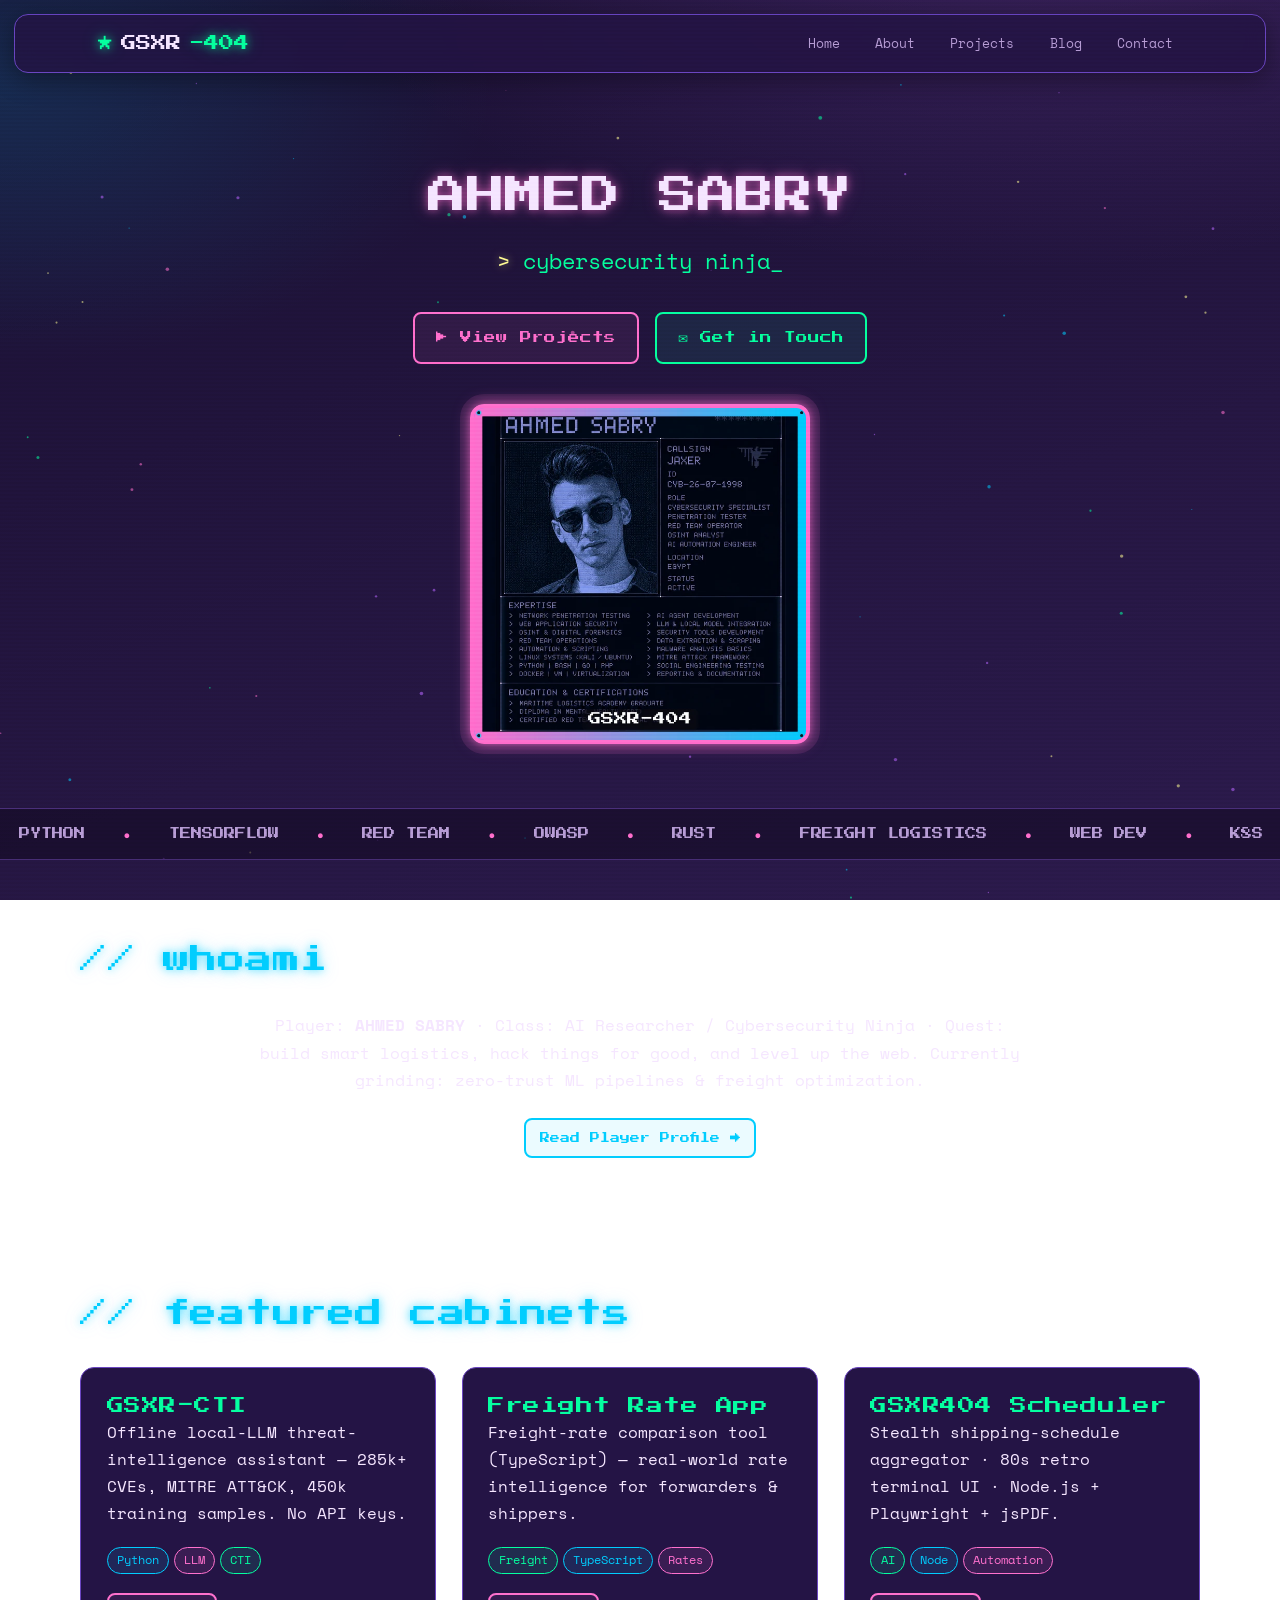
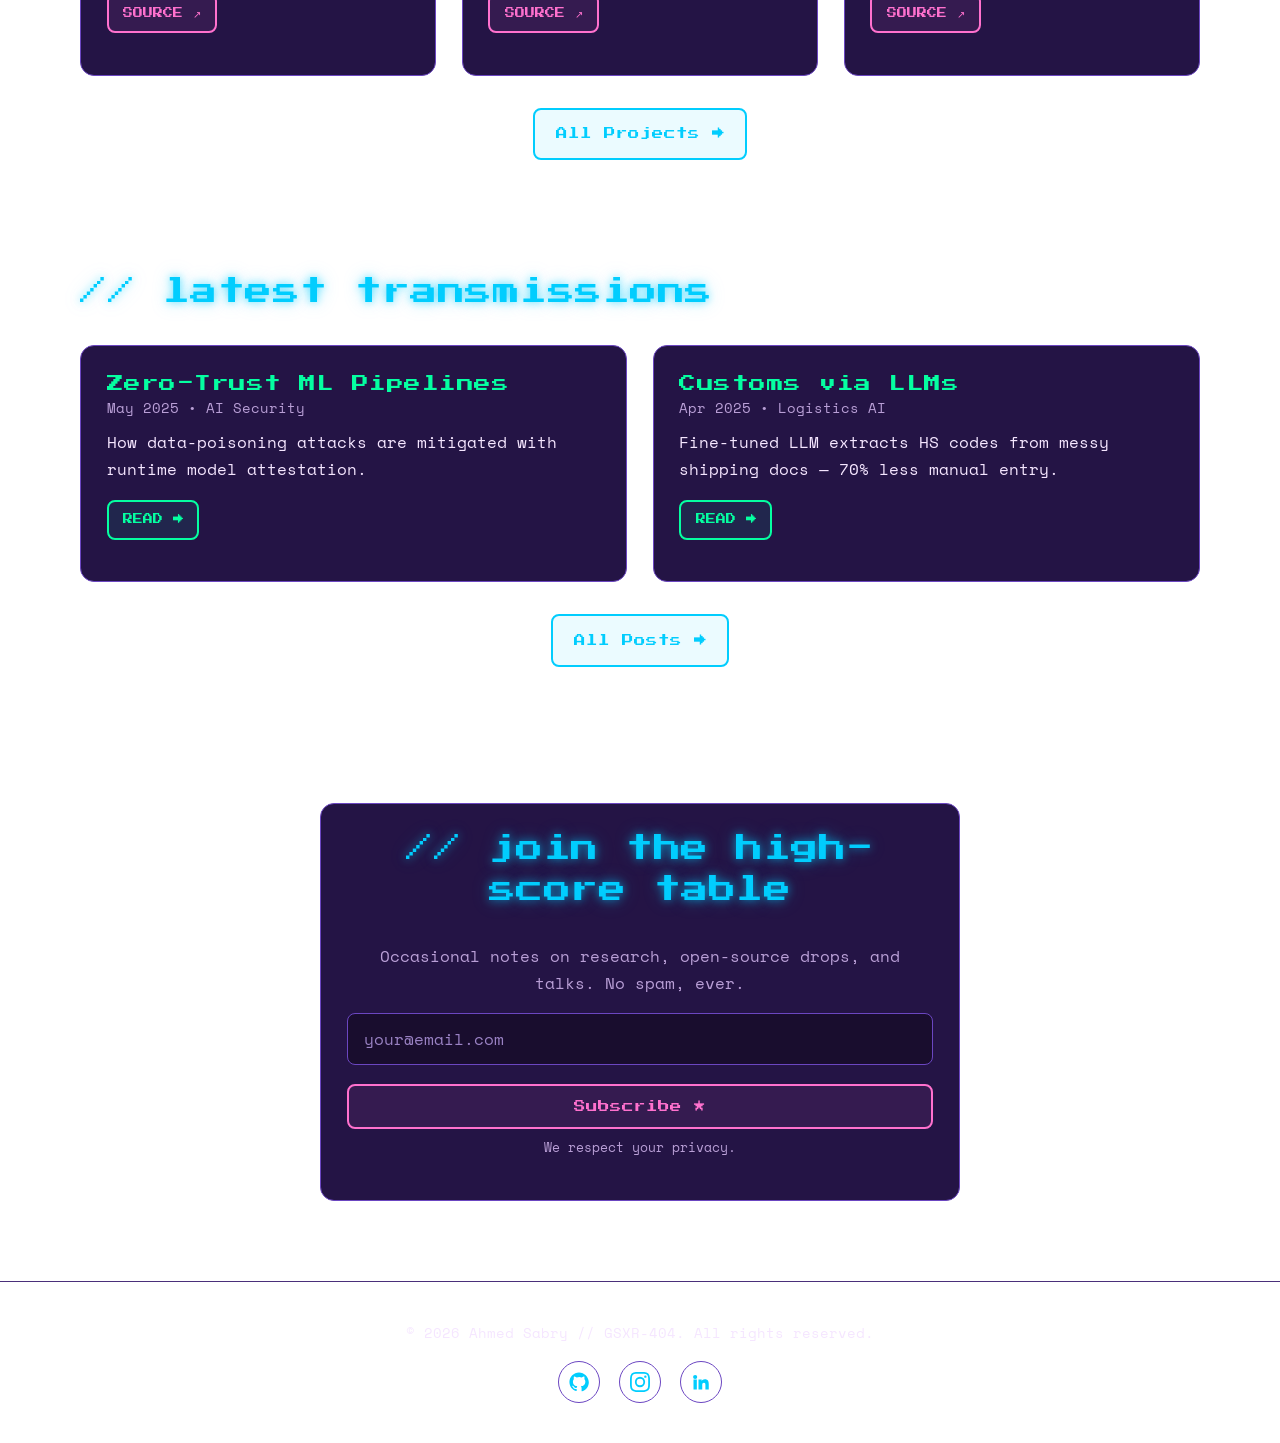
<file: index.html>
<!DOCTYPE html>
<html lang="en">
<head>
  <meta charset="UTF-8">
  <title>GSXR-404 // Ahmed Sabry — AI & Cybersecurity</title>
  <meta name="viewport" content="width=device-width, initial-scale=1">
  <meta name="description" content="Ahmed Sabry (GSXR-404): AI researcher, cybersecurity ninja, and freight-tech builder. Cute retro-hacker portfolio.">
  <meta property="og:title" content="GSXR-404 // Ahmed Sabry">
  <meta property="og:description" content="AI researcher, cybersecurity ninja, and freight-tech builder.">
  <meta property="og:type" content="website">
  <meta property="og:image" content="assets/img/og.png">
  <link rel="icon" type="image/svg+xml" href="assets/img/favicon.svg">
  <link href="https://fonts.googleapis.com/css2?family=Press+Start+2P&family=Space+Mono:wght@400;700&family=VT323&display=swap" rel="stylesheet">
  <link rel="stylesheet" href="css/style.css">
  <link rel="stylesheet" href="css/responsive.css">
</head>
<body>
  <canvas id="starfield"></canvas>

  <!-- FLOATING NAV -->
  <header class="site-header">
    <div class="container">
      <a href="index.html" class="logo"><span class="star">★</span>GSXR<span class="star">-404</span></a>
      <button class="nav-toggle" aria-label="Toggle menu" aria-expanded="false">MENU</button>
      <nav class="nav" aria-label="Primary">
        <a href="index.html">Home</a>
        <a href="about.html">About</a>
        <a href="projects.html">Projects</a>
        <a href="blog.html">Blog</a>
        <a href="contact.html">Contact</a>
      </nav>
    </div>
  </header>

  <div class="page-top"></div>

  <!-- HERO -->
  <section class="hero" id="home">
    <div class="container">
      <h1>AHMED SABRY</h1>
      <p class="tagline cursor-blink"><span class="accent">&gt;</span> <span id="typed">cybersecurity ninja</span></p>
      <div class="hero-actions">
        <a href="projects.html" class="btn btn-pink">▶ View Projects</a>
        <a href="contact.html" class="btn btn-mint">✉ Get in Touch</a>
      </div>
      <div class="avatar" aria-label="Ahmed Sabry — GSXR-404">
        <picture>
          <source srcset="assets/img/avatar-photo.webp" type="image/webp">
          <img src="assets/img/avatar-photo.png" alt="Ahmed Sabry (GSXR-404) — AI researcher &amp; cybersecurity ninja" width="640" height="640">
        </picture>
      </div>
    </div>
  </section>

  <!-- MARQUEE -->
  <div class="marquee" aria-hidden="true">
    <div class="marquee__track" id="marquee">
      <span>PYTHON</span><span class="dot">●</span><span>TENSORFLOW</span><span class="dot">●</span><span>RED TEAM</span><span class="dot">●</span><span>OWASP</span><span class="dot">●</span><span>RUST</span><span class="dot">●</span><span>FREIGHT LOGISTICS</span><span class="dot">●</span><span>WEB DEV</span><span class="dot">●</span><span>K8S</span><span class="dot">●</span><span>AI AGENTS</span><span class="dot">●</span>
    </div>
  </div>

  <!-- ABOUT SNIPPET -->
  <section class="section" id="about">
    <div class="container reveal">
      <h2>// whoami</h2>
      <p class="center" style="max-width:760px;margin:0 auto 1.5rem;">
        Player: <strong>AHMED SABRY</strong> · Class: AI Researcher / Cybersecurity Ninja ·
        Quest: build smart logistics, hack things for good, and level up the web.
        Currently grinding: zero-trust ML pipelines &amp; freight optimization.
      </p>
      <div class="center"><a href="about.html" class="btn btn-sm">Read Player Profile →</a></div>
    </div>
  </section>

  <!-- FEATURED PROJECTS -->
  <section class="section section-tight" id="projects">
    <div class="container reveal">
      <h2>// featured cabinets</h2>
      <div class="grid">
        <article class="card">
          <h3 class="glitch">GSXR-CTI</h3>
          <p>Offline local-LLM threat-intelligence assistant — 285k+ CVEs, MITRE ATT&amp;CK, 450k training samples. No API keys.</p>
          <div>
            <span class="tag">Python</span><span class="tag pink">LLM</span><span class="tag mint">CTI</span>
          </div>
          <p style="margin-top:1rem;"><a href="https://github.com/Sabriigsxr/GSXR-CTI" class="btn btn-sm btn-pink" target="_blank" rel="noopener">SOURCE ↗</a></p>
        </article>

        <article class="card">
          <h3 class="glitch">Freight Rate App</h3>
          <p>Freight-rate comparison tool (TypeScript) — real-world rate intelligence for forwarders &amp; shippers.</p>
          <div>
            <span class="tag mint">Freight</span><span class="tag">TypeScript</span><span class="tag pink">Rates</span>
          </div>
          <p style="margin-top:1rem;"><a href="https://github.com/Sabriigsxr/freight-rate-app" class="btn btn-sm btn-pink" target="_blank" rel="noopener">SOURCE ↗</a></p>
        </article>

        <article class="card">
          <h3 class="glitch">GSXR404 Scheduler</h3>
          <p>Stealth shipping-schedule aggregator · 80s retro terminal UI · Node.js + Playwright + jsPDF.</p>
          <div>
            <span class="tag mint">AI</span><span class="tag">Node</span><span class="tag pink">Automation</span>
          </div>
          <p style="margin-top:1rem;"><a href="https://github.com/Sabriigsxr/gsxr404-scheduler" class="btn btn-sm btn-pink" target="_blank" rel="noopener">SOURCE ↗</a></p>
        </article>
      </div>
      <div class="center" style="margin-top:2rem;"><a href="projects.html" class="btn">All Projects →</a></div>
    </div>
  </section>

  <!-- BLOG PREVIEW -->
  <section class="section section-tight" id="blog-preview">
    <div class="container reveal">
      <h2>// latest transmissions</h2>
      <div class="grid">
        <article class="card">
          <h3 class="glitch">Zero-Trust ML Pipelines</h3>
          <p class="muted" style="font-size:.85rem;margin-bottom:.6rem;">May 2025 • AI Security</p>
          <p>How data-poisoning attacks are mitigated with runtime model attestation.</p>
          <p><a href="blog.html" class="btn btn-sm btn-mint">READ →</a></p>
        </article>
        <article class="card">
          <h3 class="glitch">Customs via LLMs</h3>
          <p class="muted" style="font-size:.85rem;margin-bottom:.6rem;">Apr 2025 • Logistics AI</p>
          <p>Fine-tuned LLM extracts HS codes from messy shipping docs — 70% less manual entry.</p>
          <p><a href="blog.html" class="btn btn-sm btn-mint">READ →</a></p>
        </article>
      </div>
      <div class="center" style="margin-top:2rem;"><a href="blog.html" class="btn">All Posts →</a></div>
    </div>
  </section>

  <!-- NEWSLETTER -->
  <section class="section center" id="newsletter">
    <div class="container reveal card" style="max-width:640px;">
      <h2>// join the high-score table</h2>
      <p class="muted">Occasional notes on research, open-source drops, and talks. No spam, ever.</p>
      <form id="newsletter-form" action="https://formspree.io/f/YOUR_FORM_ID" method="POST">
        <div class="form-group">
          <label for="newsletter-email" class="sr-only" style="position:absolute;left:-9999px;">Email</label>
          <input type="email" name="email" id="newsletter-email" placeholder="your@email.com" required>
        </div>
        <button type="submit" class="btn btn-block btn-pink">Subscribe ★</button>
        <p class="form-note">We respect your privacy.</p>
      </form>
    </div>
  </section>

  <!-- FOOTER -->
  <footer class="site-footer">
    <div class="container">
      <p>&copy; <span id="year"></span> Ahmed Sabry // GSXR-404. All rights reserved.</p>
      <div class="social">
        <a href="https://github.com/sabriigsxr" target="_blank" rel="noopener" aria-label="GitHub">
          <svg viewBox="0 0 24 24" fill="currentColor" aria-hidden="true"><path d="M12 .5C5.7.5.5 5.7.5 12c0 5.1 3.3 9.4 7.9 10.9.6.1.8-.2.8-.5v-2c-3.2.7-3.9-1.4-3.9-1.4-.5-1.3-1.3-1.7-1.3-1.7-1.1-.7.1-.7.1-.7 1.2.1 1.8 1.2 1.8 1.2 1 1.8 2.7 1.3 3.4 1 .1-.8.4-1.3.7-1.6-2.6-.3-5.3-1.3-5.3-5.7 0-1.3.5-2.3 1.2-3.1-.1-.3-.5-1.5.1-3.1 0 0 1-.3 3.3 1.2a11.5 11.5 0 0 1 6 0C17.3 5 18.3 5.3 18.3 5.3c.6 1.6.2 2.8.1 3.1.8.8 1.2 1.8 1.2 3.1 0 4.4-2.7 5.4-5.3 5.7.4.4.8 1.1.8 2.2v3.3c0 .3.2.6.8.5 4.6-1.5 7.9-5.8 7.9-10.9C23.5 5.7 18.3.5 12 .5z"/></svg>
        </a>
        <a href="https://instagram.com/ahmedsabriigsxr1000" target="_blank" rel="noopener" aria-label="Instagram">
          <svg viewBox="0 0 24 24" fill="currentColor" aria-hidden="true"><path d="M12 2.163c3.204 0 3.584.012 4.85.07 3.252.148 4.771 1.691 4.919 4.919.058 1.265.069 1.645.069 4.849 0 3.205-.012 3.584-.069 4.849-.149 3.225-1.664 4.771-4.919 4.919-1.266.058-1.644.07-4.85.07-3.204 0-3.584-.012-4.849-.07-3.26-.149-4.771-1.699-4.919-4.92-.058-1.265-.07-1.644-.07-4.849 0-3.204.013-3.583.07-4.849.149-3.227 1.664-4.771 4.919-4.919 1.266-.057 1.645-.069 4.849-.069zM12 0C8.741 0 8.333.014 7.053.072 2.695.272.273 2.69.073 7.052.014 8.333 0 8.741 0 12c0 3.259.014 3.668.072 4.948.2 4.358 2.618 6.78 6.98 6.98C8.333 23.986 8.741 24 12 24c3.259 0 3.668-.014 4.948-.072 4.354-.2 6.782-2.618 6.979-6.98.059-1.28.073-1.689.073-4.948 0-3.259-.014-3.667-.072-4.947-.196-4.354-2.617-6.78-6.979-6.98C15.668.014 15.259 0 12 0zm0 5.838a6.162 6.162 0 100 12.324 6.162 6.162 0 000-12.324zM12 16a4 4 0 110-8 4 4 0 010 8zm6.406-11.845a1.44 1.44 0 100 2.881 1.44 1.44 0 000-2.881z"/></svg>
        </a>
        <a href="https://linkedin.com/in/sabriigsxr" target="_blank" rel="noopener" aria-label="LinkedIn">
          <svg viewBox="0 0 24 24" fill="currentColor" aria-hidden="true"><path d="M4.98 3.5a2.5 2.5 0 1 1 0 5 2.5 2.5 0 0 1 0-5zM3 9h4v12H3V9zm6 0h3.8v1.7h.1c.5-1 1.8-2 3.7-2 4 0 4.7 2.6 4.7 6V21h-4v-5.3c0-1.3 0-2.9-1.8-2.9s-2 1.4-2 2.8V21H9V9z"/></svg>
        </a>
      </div>
    </div>
  </footer>

  <script src="js/main.js"></script>
  <script src="js/form.js"></script>
</body>
</html>
</file>
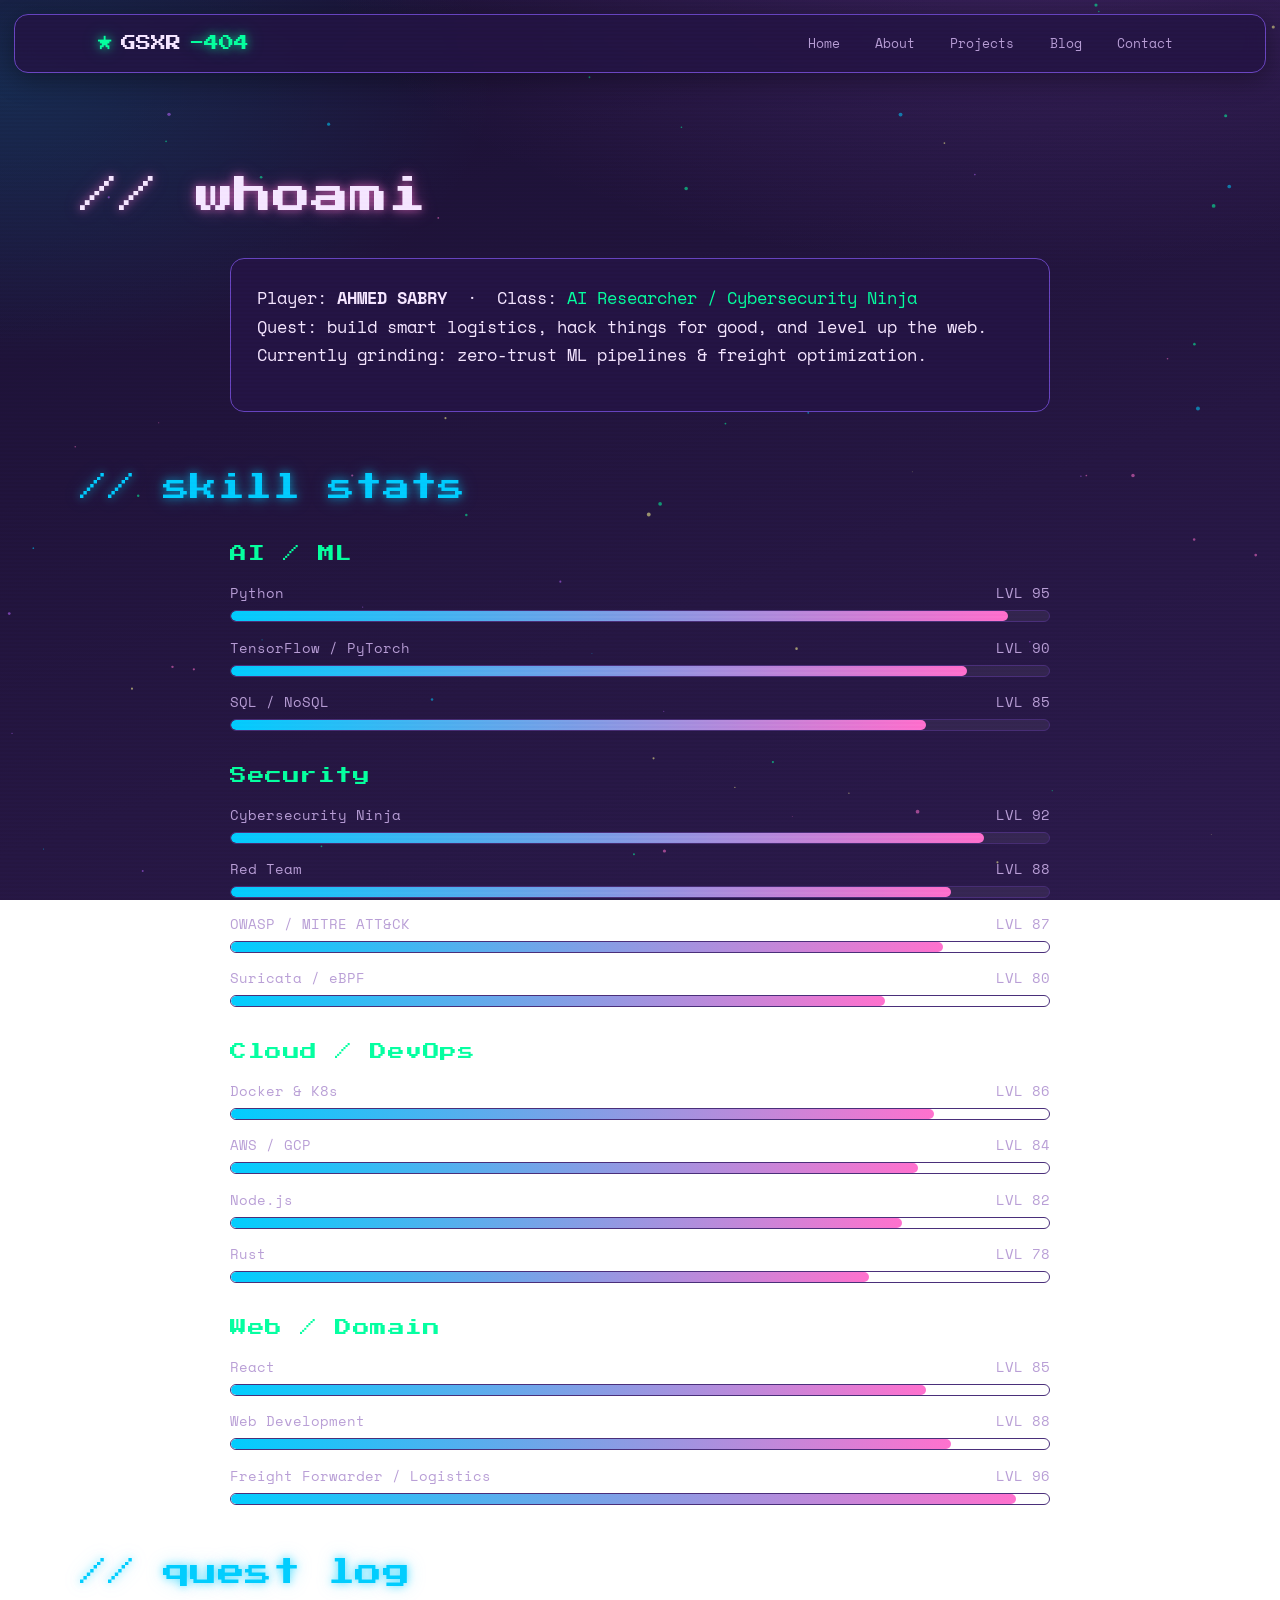
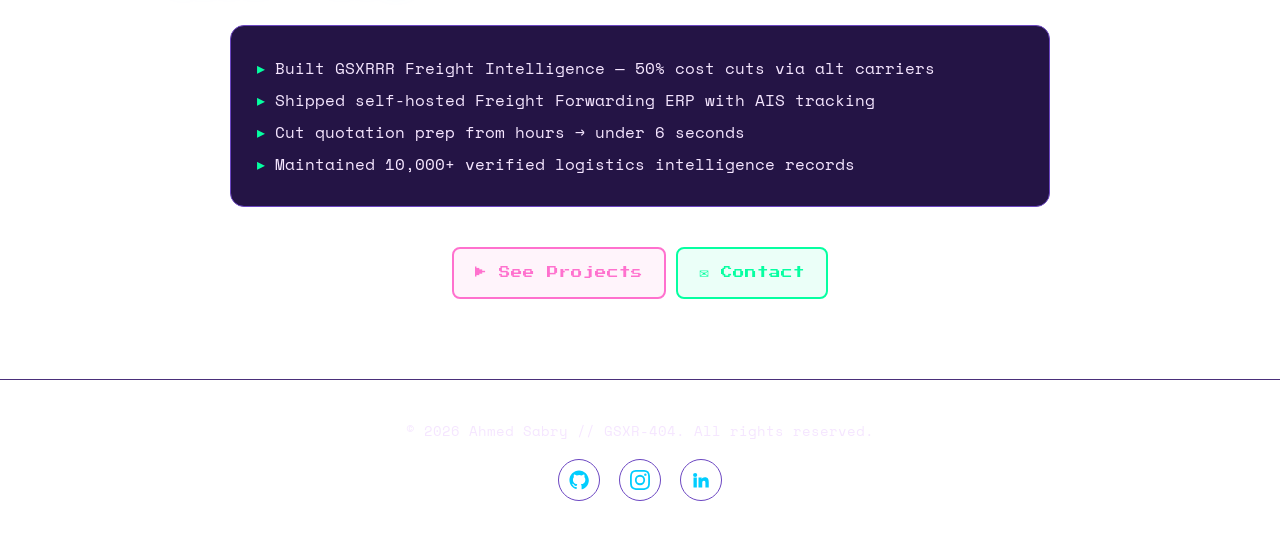
<file: about.html>
<!DOCTYPE html>
<html lang="en">
<head>
  <meta charset="UTF-8">
  <title>About // Ahmed Sabry — GSXR-404</title>
  <meta name="viewport" content="width=device-width, initial-scale=1">
  <meta name="description" content="Player profile for Ahmed Sabry: AI researcher, cybersecurity ninja, freight-tech builder.">
  <meta property="og:title" content="About // Ahmed Sabry">
  <meta property="og:description" content="Player profile: AI researcher, cybersecurity ninja, freight-tech builder.">
  <meta property="og:type" content="website">
  <meta property="og:image" content="assets/img/og.png">
  <link rel="icon" type="image/svg+xml" href="assets/img/favicon.svg">
  <link href="https://fonts.googleapis.com/css2?family=Press+Start+2P&family=Space+Mono:wght@400;700&family=VT323&display=swap" rel="stylesheet">
  <link rel="stylesheet" href="css/style.css">
  <link rel="stylesheet" href="css/responsive.css">
</head>
<body>
  <canvas id="starfield"></canvas>

  <header class="site-header">
    <div class="container">
      <a href="index.html" class="logo"><span class="star">★</span>GSXR<span class="star">-404</span></a>
      <button class="nav-toggle" aria-label="Toggle menu" aria-expanded="false">MENU</button>
      <nav class="nav" aria-label="Primary">
        <a href="index.html">Home</a>
        <a href="about.html">About</a>
        <a href="projects.html">Projects</a>
        <a href="blog.html">Blog</a>
        <a href="contact.html">Contact</a>
      </nav>
    </div>
  </header>
  <div class="page-top"></div>

  <section class="section" id="about">
    <div class="container reveal">
      <h1>// whoami</h1>
      <div class="card" style="max-width:820px;margin:0 auto;">
        <p style="font-size:1.05rem;">
          Player: <strong>AHMED SABRY</strong> &nbsp;·&nbsp; Class: <span style="color:var(--mint)">AI Researcher / Cybersecurity Ninja</span><br>
          Quest: build smart logistics, hack things for good, and level up the web.<br>
          Currently grinding: zero-trust ML pipelines &amp; freight optimization.
        </p>
      </div>

      <h2 style="margin-top:3.5rem;">// skill stats</h2>
      <div style="max-width:820px;margin:0 auto;">
        <div class="skill-group">
          <h3>AI / ML</h3>
          <div class="skill-bar"><div class="label"><span>Python</span><span>LVL 95</span></div><div class="track"><div class="fill" data-w="95"></div></div></div>
          <div class="skill-bar"><div class="label"><span>TensorFlow / PyTorch</span><span>LVL 90</span></div><div class="track"><div class="fill" data-w="90"></div></div></div>
          <div class="skill-bar"><div class="label"><span>SQL / NoSQL</span><span>LVL 85</span></div><div class="track"><div class="fill" data-w="85"></div></div></div>
        </div>
        <div class="skill-group">
          <h3>Security</h3>
          <div class="skill-bar"><div class="label"><span>Cybersecurity Ninja</span><span>LVL 92</span></div><div class="track"><div class="fill" data-w="92"></div></div></div>
          <div class="skill-bar"><div class="label"><span>Red Team</span><span>LVL 88</span></div><div class="track"><div class="fill" data-w="88"></div></div></div>
          <div class="skill-bar"><div class="label"><span>OWASP / MITRE ATT&CK</span><span>LVL 87</span></div><div class="track"><div class="fill" data-w="87"></div></div></div>
          <div class="skill-bar"><div class="label"><span>Suricata / eBPF</span><span>LVL 80</span></div><div class="track"><div class="fill" data-w="80"></div></div></div>
        </div>
        <div class="skill-group">
          <h3>Cloud / DevOps</h3>
          <div class="skill-bar"><div class="label"><span>Docker &amp; K8s</span><span>LVL 86</span></div><div class="track"><div class="fill" data-w="86"></div></div></div>
          <div class="skill-bar"><div class="label"><span>AWS / GCP</span><span>LVL 84</span></div><div class="track"><div class="fill" data-w="84"></div></div></div>
          <div class="skill-bar"><div class="label"><span>Node.js</span><span>LVL 82</span></div><div class="track"><div class="fill" data-w="82"></div></div></div>
          <div class="skill-bar"><div class="label"><span>Rust</span><span>LVL 78</span></div><div class="track"><div class="fill" data-w="78"></div></div></div>
        </div>
        <div class="skill-group">
          <h3>Web / Domain</h3>
          <div class="skill-bar"><div class="label"><span>React</span><span>LVL 85</span></div><div class="track"><div class="fill" data-w="85"></div></div></div>
          <div class="skill-bar"><div class="label"><span>Web Development</span><span>LVL 88</span></div><div class="track"><div class="fill" data-w="88"></div></div></div>
          <div class="skill-bar"><div class="label"><span>Freight Forwarder / Logistics</span><span>LVL 96</span></div><div class="track"><div class="fill" data-w="96"></div></div></div>
        </div>
      </div>

      <h2 style="margin-top:3rem;">// quest log</h2>
      <div style="max-width:820px;margin:0 auto;" class="card">
        <ul style="list-style:none;line-height:2;">
          <li><span style="color:var(--mint)">▸</span> Built GSXRRR Freight Intelligence — 50% cost cuts via alt carriers</li>
          <li><span style="color:var(--mint)">▸</span> Shipped self-hosted Freight Forwarding ERP with AIS tracking</li>
          <li><span style="color:var(--mint)">▸</span> Cut quotation prep from hours → under 6 seconds</li>
          <li><span style="color:var(--mint)">▸</span> Maintained 10,000+ verified logistics intelligence records</li>
        </ul>
      </div>

      <div class="center" style="margin-top:2.5rem;">
        <a href="projects.html" class="btn btn-pink">▶ See Projects</a>
        <a href="contact.html" class="btn btn-mint">✉ Contact</a>
      </div>
    </div>
  </section>

  <footer class="site-footer">
    <div class="container">
      <p>&copy; <span id="year"></span> Ahmed Sabry // GSXR-404. All rights reserved.</p>
      <div class="social">
        <a href="https://github.com/sabriigsxr" target="_blank" rel="noopener" aria-label="GitHub"><svg viewBox="0 0 24 24" fill="currentColor"><path d="M12 .5C5.7.5.5 5.7.5 12c0 5.1 3.3 9.4 7.9 10.9.6.1.8-.2.8-.5v-2c-3.2.7-3.9-1.4-3.9-1.4-.5-1.3-1.3-1.7-1.3-1.7-1.1-.7.1-.7.1-.7 1.2.1 1.8 1.2 1.8 1.2 1 1.8 2.7 1.3 3.4 1 .1-.8.4-1.3.7-1.6-2.6-.3-5.3-1.3-5.3-5.7 0-1.3.5-2.3 1.2-3.1-.1-.3-.5-1.5.1-3.1 0 0 1-.3 3.3 1.2a11.5 11.5 0 0 1 6 0C17.3 5 18.3 5.3 18.3 5.3c.6 1.6.2 2.8.1 3.1.8.8 1.2 1.8 1.2 3.1 0 4.4-2.7 5.4-5.3 5.7.4.4.8 1.1.8 2.2v3.3c0 .3.2.6.8.5 4.6-1.5 7.9-5.8 7.9-10.9C23.5 5.7 18.3.5 12 .5z"/></svg></a>
        <a href="https://instagram.com/ahmedsabriigsxr1000" target="_blank" rel="noopener" aria-label="Instagram"><svg viewBox="0 0 24 24" fill="currentColor"><path d="M12 2.163c3.204 0 3.584.012 4.85.07 3.252.148 4.771 1.691 4.919 4.919.058 1.265.069 1.645.069 4.849 0 3.205-.012 3.584-.069 4.849-.149 3.225-1.664 4.771-4.919 4.919-1.266.058-1.644.07-4.85.07-3.204 0-3.584-.012-4.849-.07-3.26-.149-4.771-1.699-4.919-4.92-.058-1.265-.07-1.644-.07-4.849 0-3.204.013-3.583.07-4.849.149-3.227 1.664-4.771 4.919-4.919 1.266-.057 1.645-.069 4.849-.069zM12 0C8.741 0 8.333.014 7.053.072 2.695.272.273 2.69.073 7.052.014 8.333 0 8.741 0 12c0 3.259.014 3.668.072 4.948.2 4.358 2.618 6.78 6.98 6.98C8.333 23.986 8.741 24 12 24c3.259 0 3.668-.014 4.948-.072 4.354-.2 6.782-2.618 6.979-6.98.059-1.28.073-1.689.073-4.948 0-3.259-.014-3.667-.072-4.947-.196-4.354-2.617-6.78-6.979-6.98C15.668.014 15.259 0 12 0zm0 5.838a6.162 6.162 0 100 12.324 6.162 6.162 0 000-12.324zM12 16a4 4 0 110-8 4 4 0 010 8zm6.406-11.845a1.44 1.44 0 100 2.881 1.44 1.44 0 000-2.881z"/></svg></a>
        <a href="https://linkedin.com/in/sabriigsxr" target="_blank" rel="noopener" aria-label="LinkedIn"><svg viewBox="0 0 24 24" fill="currentColor"><path d="M4.98 3.5a2.5 2.5 0 1 1 0 5 2.5 2.5 0 0 1 0-5zM3 9h4v12H3V9zm6 0h3.8v1.7h.1c.5-1 1.8-2 3.7-2 4 0 4.7 2.6 4.7 6V21h-4v-5.3c0-1.3 0-2.9-1.8-2.9s-2 1.4-2 2.8V21H9V9z"/></svg></a>
      </div>
    </div>
  </footer>

  <script src="js/main.js"></script>
</body>
</html>
</file>
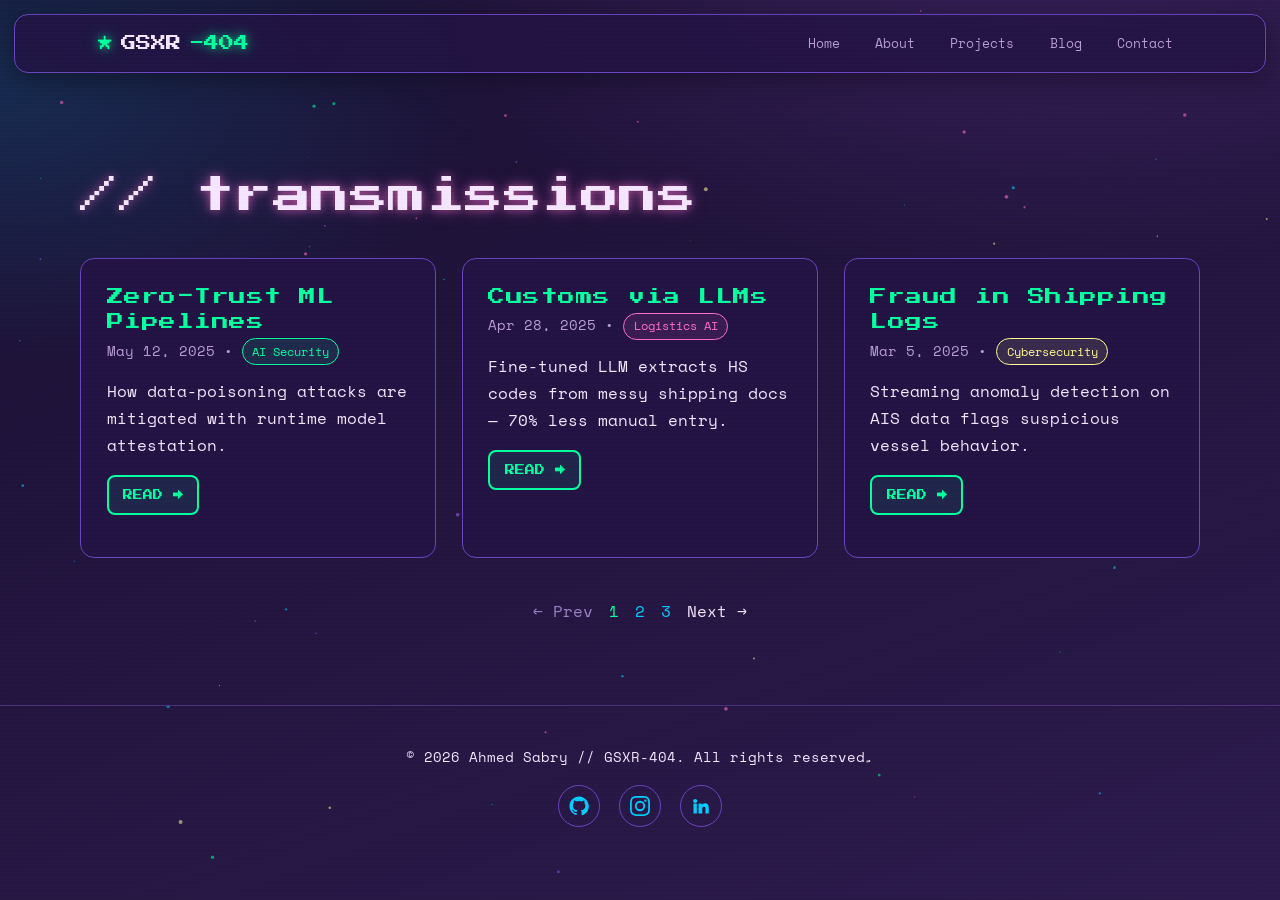
<file: blog.html>
<!DOCTYPE html>
<html lang="en">
<head>
  <meta charset="UTF-8">
  <title>Blog // Ahmed Sabry — GSXR-404</title>
  <meta name="viewport" content="width=device-width, initial-scale=1">
  <meta name="description" content="Transmissions from Ahmed Sabry: AI security, logistics AI, and cybersecurity notes.">
  <meta property="og:title" content="Blog // Ahmed Sabry">
  <meta property="og:description" content="AI security, logistics AI, and cybersecurity notes.">
  <meta property="og:type" content="website">
  <meta property="og:image" content="assets/img/og.png">
  <link rel="icon" type="image/svg+xml" href="assets/img/favicon.svg">
  <link href="https://fonts.googleapis.com/css2?family=Press+Start+2P&family=Space+Mono:wght@400;700&family=VT323&display=swap" rel="stylesheet">
  <link rel="stylesheet" href="css/style.css">
  <link rel="stylesheet" href="css/responsive.css">
</head>
<body>
  <canvas id="starfield"></canvas>

  <header class="site-header">
    <div class="container">
      <a href="index.html" class="logo"><span class="star">★</span>GSXR<span class="star">-404</span></a>
      <button class="nav-toggle" aria-label="Toggle menu" aria-expanded="false">MENU</button>
      <nav class="nav" aria-label="Primary">
        <a href="index.html">Home</a>
        <a href="about.html">About</a>
        <a href="projects.html">Projects</a>
        <a href="blog.html">Blog</a>
        <a href="contact.html">Contact</a>
      </nav>
    </div>
  </header>
  <div class="page-top"></div>

  <section class="section" id="blog">
    <div class="container reveal">
      <h1>// transmissions</h1>
      <div class="grid">
        <article class="card">
          <h3 class="glitch">Zero-Trust ML Pipelines</h3>
          <p class="muted" style="font-size:.85rem;margin-bottom:.6rem;">May 12, 2025 • <span class="tag mint">AI Security</span></p>
          <p>How data-poisoning attacks are mitigated with runtime model attestation.</p>
          <p><a href="post.html" class="btn btn-sm btn-mint">READ →</a></p>
        </article>
        <article class="card">
          <h3 class="glitch">Customs via LLMs</h3>
          <p class="muted" style="font-size:.85rem;margin-bottom:.6rem;">Apr 28, 2025 • <span class="tag pink">Logistics AI</span></p>
          <p>Fine-tuned LLM extracts HS codes from messy shipping docs — 70% less manual entry.</p>
          <p><a href="post.html" class="btn btn-sm btn-mint">READ →</a></p>
        </article>
        <article class="card">
          <h3 class="glitch">Fraud in Shipping Logs</h3>
          <p class="muted" style="font-size:.85rem;margin-bottom:.6rem;">Mar 5, 2025 • <span class="tag yellow">Cybersecurity</span></p>
          <p>Streaming anomaly detection on AIS data flags suspicious vessel behavior.</p>
          <p><a href="post.html" class="btn btn-sm btn-mint">READ →</a></p>
        </article>
      </div>

      <nav class="center" style="margin-top:2.5rem;display:flex;gap:1rem;justify-content:center;" aria-label="Pagination">
        <span class="dim">← Prev</span>
        <span style="color:var(--mint)">1</span>
        <a href="#">2</a>
        <a href="#">3</a>
        <span>Next →</span>
      </nav>
    </div>
  </section>

  <footer class="site-footer">
    <div class="container">
      <p>&copy; <span id="year"></span> Ahmed Sabry // GSXR-404. All rights reserved.</p>
      <div class="social">
        <a href="https://github.com/sabriigsxr" target="_blank" rel="noopener" aria-label="GitHub"><svg viewBox="0 0 24 24" fill="currentColor"><path d="M12 .5C5.7.5.5 5.7.5 12c0 5.1 3.3 9.4 7.9 10.9.6.1.8-.2.8-.5v-2c-3.2.7-3.9-1.4-3.9-1.4-.5-1.3-1.3-1.7-1.3-1.7-1.1-.7.1-.7.1-.7 1.2.1 1.8 1.2 1.8 1.2 1 1.8 2.7 1.3 3.4 1 .1-.8.4-1.3.7-1.6-2.6-.3-5.3-1.3-5.3-5.7 0-1.3.5-2.3 1.2-3.1-.1-.3-.5-1.5.1-3.1 0 0 1-.3 3.3 1.2a11.5 11.5 0 0 1 6 0C17.3 5 18.3 5.3 18.3 5.3c.6 1.6.2 2.8.1 3.1.8.8 1.2 1.8 1.2 3.1 0 4.4-2.7 5.4-5.3 5.7.4.4.8 1.1.8 2.2v3.3c0 .3.2.6.8.5 4.6-1.5 7.9-5.8 7.9-10.9C23.5 5.7 18.3.5 12 .5z"/></svg></a>
        <a href="https://instagram.com/ahmedsabriigsxr1000" target="_blank" rel="noopener" aria-label="Instagram"><svg viewBox="0 0 24 24" fill="currentColor"><path d="M12 2.163c3.204 0 3.584.012 4.85.07 3.252.148 4.771 1.691 4.919 4.919.058 1.265.069 1.645.069 4.849 0 3.205-.012 3.584-.069 4.849-.149 3.225-1.664 4.771-4.919 4.919-1.266.058-1.644.07-4.85.07-3.204 0-3.584-.012-4.849-.07-3.26-.149-4.771-1.699-4.919-4.92-.058-1.265-.07-1.644-.07-4.849 0-3.204.013-3.583.07-4.849.149-3.227 1.664-4.771 4.919-4.919 1.266-.057 1.645-.069 4.849-.069zM12 0C8.741 0 8.333.014 7.053.072 2.695.272.273 2.69.073 7.052.014 8.333 0 8.741 0 12c0 3.259.014 3.668.072 4.948.2 4.358 2.618 6.78 6.98 6.98C8.333 23.986 8.741 24 12 24c3.259 0 3.668-.014 4.948-.072 4.354-.2 6.782-2.618 6.979-6.98.059-1.28.073-1.689.073-4.948 0-3.259-.014-3.667-.072-4.947-.196-4.354-2.617-6.78-6.979-6.98C15.668.014 15.259 0 12 0zm0 5.838a6.162 6.162 0 100 12.324 6.162 6.162 0 000-12.324zM12 16a4 4 0 110-8 4 4 0 010 8zm6.406-11.845a1.44 1.44 0 100 2.881 1.44 1.44 0 000-2.881z"/></svg></a>
        <a href="https://linkedin.com/in/sabriigsxr" target="_blank" rel="noopener" aria-label="LinkedIn"><svg viewBox="0 0 24 24" fill="currentColor"><path d="M4.98 3.5a2.5 2.5 0 1 1 0 5 2.5 2.5 0 0 1 0-5zM3 9h4v12H3V9zm6 0h3.8v1.7h.1c.5-1 1.8-2 3.7-2 4 0 4.7 2.6 4.7 6V21h-4v-5.3c0-1.3 0-2.9-1.8-2.9s-2 1.4-2 2.8V21H9V9z"/></svg></a>
      </div>
    </div>
  </footer>

  <script src="js/main.js"></script>
</body>
</html>
</file>
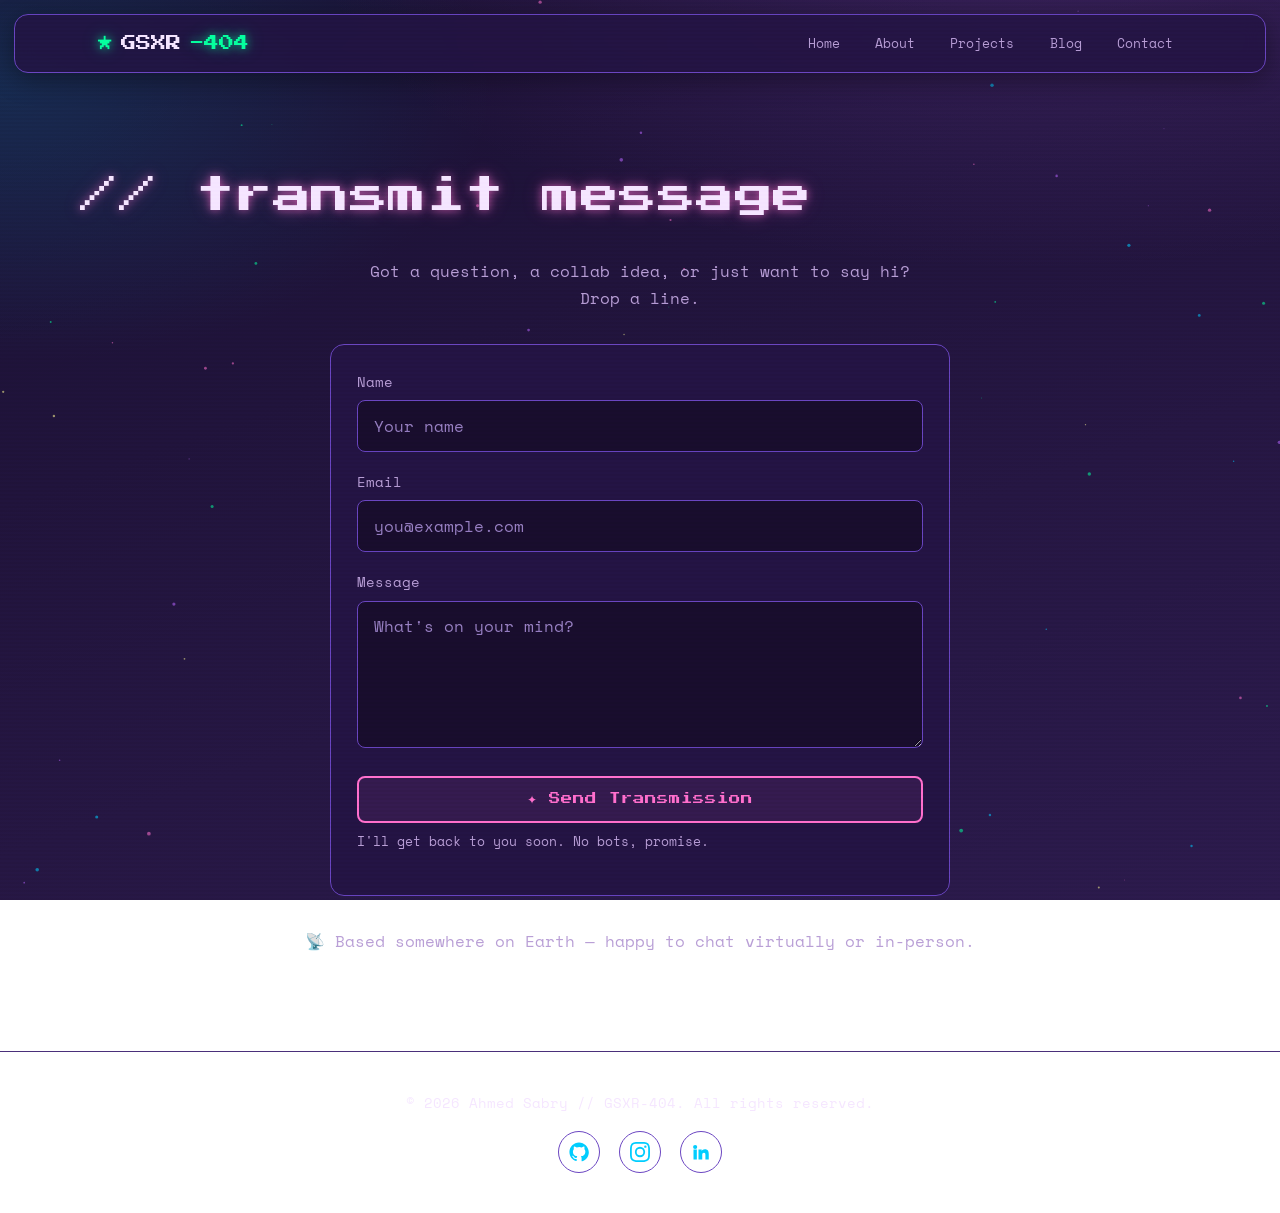
<file: contact.html>
<!DOCTYPE html>
<html lang="en">
<head>
  <meta charset="UTF-8">
  <title>Contact // Ahmed Sabry — GSXR-404</title>
  <meta name="viewport" content="width=device-width, initial-scale=1">
  <meta name="description" content="Get in touch with Ahmed Sabry — AI researcher, cybersecurity ninja, freight-tech builder.">
  <meta property="og:title" content="Contact // Ahmed Sabry">
  <meta property="og:description" content="Send a transmission.">
  <meta property="og:type" content="website">
  <meta property="og:image" content="assets/img/og.png">
  <link rel="icon" type="image/svg+xml" href="assets/img/favicon.svg">
  <link href="https://fonts.googleapis.com/css2?family=Press+Start+2P&family=Space+Mono:wght@400;700&family=VT323&display=swap" rel="stylesheet">
  <link rel="stylesheet" href="css/style.css">
  <link rel="stylesheet" href="css/responsive.css">
</head>
<body>
  <canvas id="starfield"></canvas>

  <header class="site-header">
    <div class="container">
      <a href="index.html" class="logo"><span class="star">★</span>GSXR<span class="star">-404</span></a>
      <button class="nav-toggle" aria-label="Toggle menu" aria-expanded="false">MENU</button>
      <nav class="nav" aria-label="Primary">
        <a href="index.html">Home</a>
        <a href="about.html">About</a>
        <a href="projects.html">Projects</a>
        <a href="blog.html">Blog</a>
        <a href="contact.html">Contact</a>
      </nav>
    </div>
  </header>
  <div class="page-top"></div>

  <section class="section" id="contact">
    <div class="container reveal">
      <h1>// transmit message</h1>
      <p class="center muted" style="max-width:560px;margin:0 auto 2rem;">Got a question, a collab idea, or just want to say hi? Drop a line.</p>

      <div class="card" style="max-width:620px;margin:0 auto;">
        <form id="contact-form" action="https://formspree.io/f/YOUR_CONTACT_FORM_ID" method="POST">
          <div class="form-group">
            <label for="name">Name</label>
            <input type="text" id="name" name="name" required placeholder="Your name">
          </div>
          <div class="form-group">
            <label for="email">Email</label>
            <input type="email" id="email" name="_replyto" required placeholder="you@example.com">
          </div>
          <div class="form-group">
            <label for="message">Message</label>
            <textarea id="message" name="message" rows="5" required placeholder="What's on your mind?"></textarea>
          </div>
          <input type="hidden" name="_next" value="https://gsxr-404.godaddysites.com/thanks.html">
          <button type="submit" class="btn btn-block btn-pink">✦ Send Transmission</button>
          <p class="form-note">I'll get back to you soon. No bots, promise.</p>
        </form>
      </div>

      <p class="center muted" style="margin-top:2rem;">📡 Based somewhere on Earth — happy to chat virtually or in-person.</p>
    </div>
  </section>

  <footer class="site-footer">
    <div class="container">
      <p>&copy; <span id="year"></span> Ahmed Sabry // GSXR-404. All rights reserved.</p>
      <div class="social">
        <a href="https://github.com/sabriigsxr" target="_blank" rel="noopener" aria-label="GitHub"><svg viewBox="0 0 24 24" fill="currentColor"><path d="M12 .5C5.7.5.5 5.7.5 12c0 5.1 3.3 9.4 7.9 10.9.6.1.8-.2.8-.5v-2c-3.2.7-3.9-1.4-3.9-1.4-.5-1.3-1.3-1.7-1.3-1.7-1.1-.7.1-.7.1-.7 1.2.1 1.8 1.2 1.8 1.2 1 1.8 2.7 1.3 3.4 1 .1-.8.4-1.3.7-1.6-2.6-.3-5.3-1.3-5.3-5.7 0-1.3.5-2.3 1.2-3.1-.1-.3-.5-1.5.1-3.1 0 0 1-.3 3.3 1.2a11.5 11.5 0 0 1 6 0C17.3 5 18.3 5.3 18.3 5.3c.6 1.6.2 2.8.1 3.1.8.8 1.2 1.8 1.2 3.1 0 4.4-2.7 5.4-5.3 5.7.4.4.8 1.1.8 2.2v3.3c0 .3.2.6.8.5 4.6-1.5 7.9-5.8 7.9-10.9C23.5 5.7 18.3.5 12 .5z"/></svg></a>
        <a href="https://instagram.com/ahmedsabriigsxr1000" target="_blank" rel="noopener" aria-label="Instagram"><svg viewBox="0 0 24 24" fill="currentColor"><path d="M12 2.163c3.204 0 3.584.012 4.85.07 3.252.148 4.771 1.691 4.919 4.919.058 1.265.069 1.645.069 4.849 0 3.205-.012 3.584-.069 4.849-.149 3.225-1.664 4.771-4.919 4.919-1.266.058-1.644.07-4.85.07-3.204 0-3.584-.012-4.849-.07-3.26-.149-4.771-1.699-4.919-4.92-.058-1.265-.07-1.644-.07-4.849 0-3.204.013-3.583.07-4.849.149-3.227 1.664-4.771 4.919-4.919 1.266-.057 1.645-.069 4.849-.069zM12 0C8.741 0 8.333.014 7.053.072 2.695.272.273 2.69.073 7.052.014 8.333 0 8.741 0 12c0 3.259.014 3.668.072 4.948.2 4.358 2.618 6.78 6.98 6.98C8.333 23.986 8.741 24 12 24c3.259 0 3.668-.014 4.948-.072 4.354-.2 6.782-2.618 6.979-6.98.059-1.28.073-1.689.073-4.948 0-3.259-.014-3.667-.072-4.947-.196-4.354-2.617-6.78-6.979-6.98C15.668.014 15.259 0 12 0zm0 5.838a6.162 6.162 0 100 12.324 6.162 6.162 0 000-12.324zM12 16a4 4 0 110-8 4 4 0 010 8zm6.406-11.845a1.44 1.44 0 100 2.881 1.44 1.44 0 000-2.881z"/></svg></a>
        <a href="https://linkedin.com/in/sabriigsxr" target="_blank" rel="noopener" aria-label="LinkedIn"><svg viewBox="0 0 24 24" fill="currentColor"><path d="M4.98 3.5a2.5 2.5 0 1 1 0 5 2.5 2.5 0 0 1 0-5zM3 9h4v12H3V9zm6 0h3.8v1.7h.1c.5-1 1.8-2 3.7-2 4 0 4.7 2.6 4.7 6V21h-4v-5.3c0-1.3 0-2.9-1.8-2.9s-2 1.4-2 2.8V21H9V9z"/></svg></a>
      </div>
    </div>
  </footer>

  <script src="js/main.js"></script>
  <script src="js/form.js"></script>
</body>
</html>
</file>
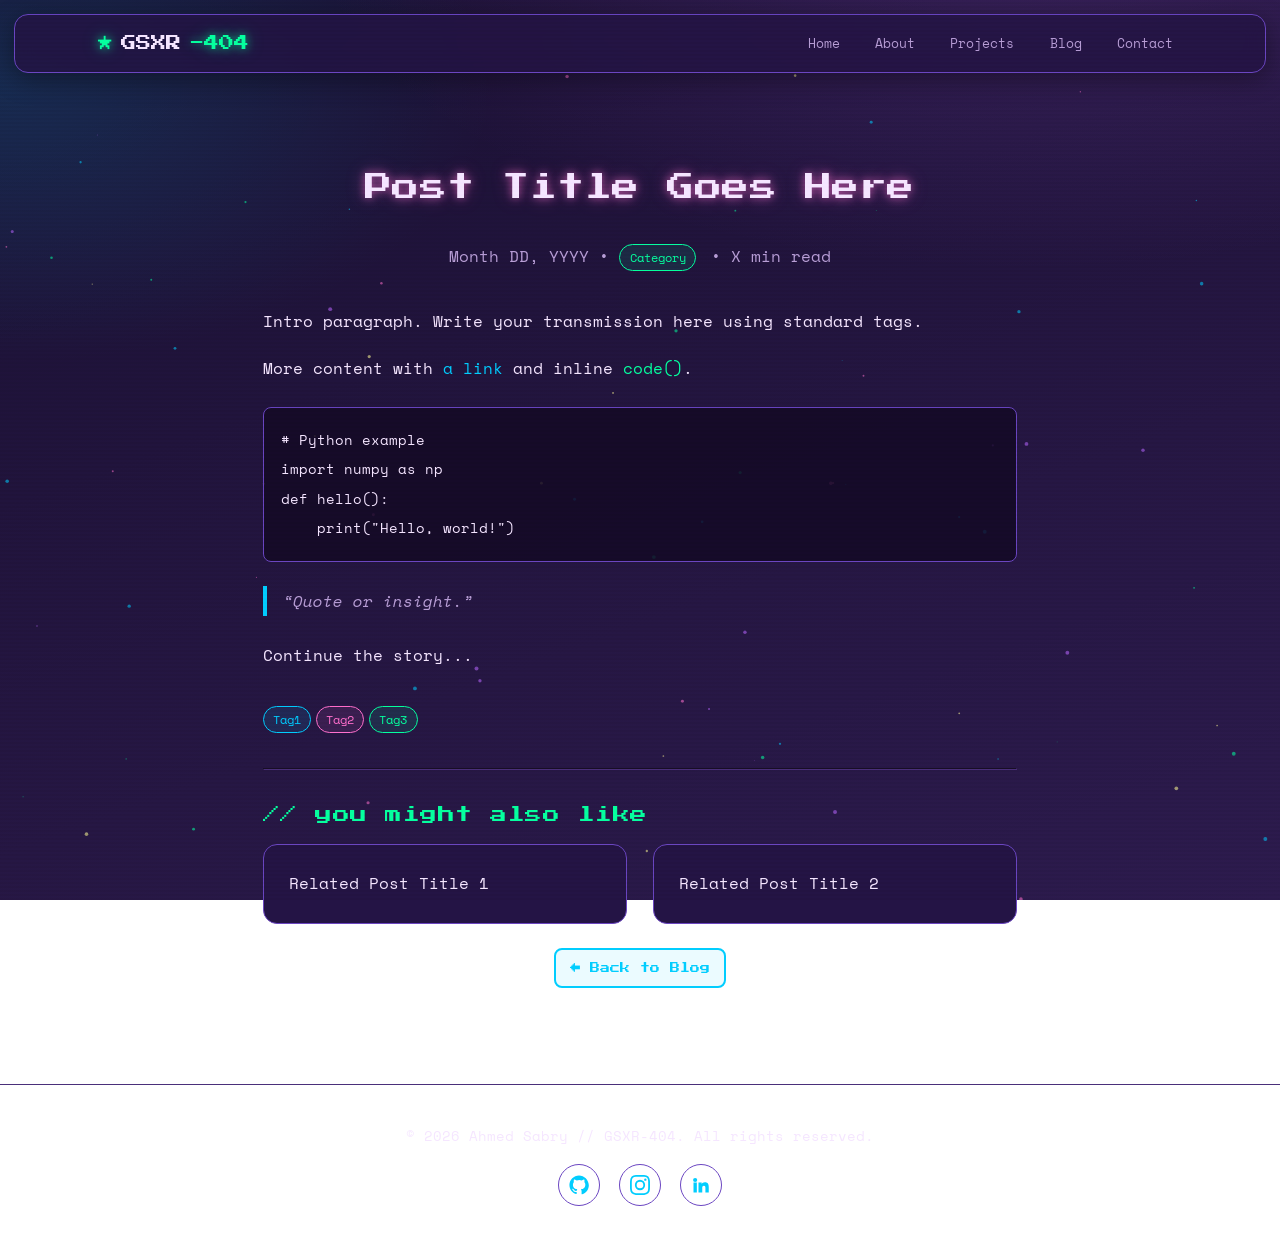
<file: post.html>
<!DOCTYPE html>
<html lang="en">
<head>
  <meta charset="UTF-8">
  <title>Post // Ahmed Sabry — GSXR-404</title>
  <meta name="viewport" content="width=device-width, initial-scale=1">
  <meta name="description" content="Blog post template for Ahmed Sabry's transmissions.">
  <meta property="og:title" content="Post // Ahmed Sabry">
  <meta property="og:description" content="Blog post.">
  <meta property="og:type" content="article">
  <meta property="og:image" content="assets/img/og.png">
  <link rel="icon" type="image/svg+xml" href="assets/img/favicon.svg">
  <link href="https://fonts.googleapis.com/css2?family=Press+Start+2P&family=Space+Mono:wght@400;700&family=VT323&display=swap" rel="stylesheet">
  <link rel="stylesheet" href="css/style.css">
  <link rel="stylesheet" href="css/responsive.css">
</head>
<body>
  <canvas id="starfield"></canvas>

  <header class="site-header">
    <div class="container">
      <a href="index.html" class="logo"><span class="star">★</span>GSXR<span class="star">-404</span></a>
      <button class="nav-toggle" aria-label="Toggle menu" aria-expanded="false">MENU</button>
      <nav class="nav" aria-label="Primary">
        <a href="index.html">Home</a>
        <a href="about.html">About</a>
        <a href="projects.html">Projects</a>
        <a href="blog.html">Blog</a>
        <a href="contact.html">Contact</a>
      </nav>
    </div>
  </header>
  <div class="page-top"></div>

  <article class="section" style="max-width:820px;margin:0 auto;">
    <div class="container reveal">
      <header style="text-align:center;margin-bottom:2rem;">
        <h1 style="font-size:clamp(1.1rem,3vw,1.7rem);">Post Title Goes Here</h1>
        <p class="muted">Month DD, YYYY • <span class="tag mint">Category</span> • X min read</p>
      </header>

      <section style="line-height:1.9;">
        <p>Intro paragraph. Write your transmission here using standard tags.</p>
        <p>More content with <a href="#">a link</a> and inline <code>code()</code>.</p>

        <pre><code># Python example
import numpy as np
def hello():
    print("Hello, world!")</code></pre>

        <blockquote style="border-left:4px solid var(--cyan);padding-left:1rem;margin:1.5rem 0;color:var(--text-muted);font-style:italic;">
          “Quote or insight.”
        </blockquote>

        <p>Continue the story...</p>
      </section>

      <section style="margin:2rem 0;">
        <span class="tag">Tag1</span><span class="tag pink">Tag2</span><span class="tag mint">Tag3</span>
      </section>

      <hr style="border-color:var(--border);margin:2rem 0;">

      <section>
        <h3 style="margin-bottom:1rem;">// you might also like</h3>
        <div class="grid">
          <a href="post.html" class="card" style="color:var(--text);">Related Post Title 1</a>
          <a href="post.html" class="card" style="color:var(--text);">Related Post Title 2</a>
        </div>
        <p class="center" style="margin-top:1.5rem;"><a href="blog.html" class="btn btn-sm">← Back to Blog</a></p>
      </section>
    </div>
  </article>

  <footer class="site-footer">
    <div class="container">
      <p>&copy; <span id="year"></span> Ahmed Sabry // GSXR-404. All rights reserved.</p>
      <div class="social">
        <a href="https://github.com/sabriigsxr" target="_blank" rel="noopener" aria-label="GitHub"><svg viewBox="0 0 24 24" fill="currentColor"><path d="M12 .5C5.7.5.5 5.7.5 12c0 5.1 3.3 9.4 7.9 10.9.6.1.8-.2.8-.5v-2c-3.2.7-3.9-1.4-3.9-1.4-.5-1.3-1.3-1.7-1.3-1.7-1.1-.7.1-.7.1-.7 1.2.1 1.8 1.2 1.8 1.2 1 1.8 2.7 1.3 3.4 1 .1-.8.4-1.3.7-1.6-2.6-.3-5.3-1.3-5.3-5.7 0-1.3.5-2.3 1.2-3.1-.1-.3-.5-1.5.1-3.1 0 0 1-.3 3.3 1.2a11.5 11.5 0 0 1 6 0C17.3 5 18.3 5.3 18.3 5.3c.6 1.6.2 2.8.1 3.1.8.8 1.2 1.8 1.2 3.1 0 4.4-2.7 5.4-5.3 5.7.4.4.8 1.1.8 2.2v3.3c0 .3.2.6.8.5 4.6-1.5 7.9-5.8 7.9-10.9C23.5 5.7 18.3.5 12 .5z"/></svg></a>
        <a href="https://instagram.com/ahmedsabriigsxr1000" target="_blank" rel="noopener" aria-label="Instagram"><svg viewBox="0 0 24 24" fill="currentColor"><path d="M12 2.163c3.204 0 3.584.012 4.85.07 3.252.148 4.771 1.691 4.919 4.919.058 1.265.069 1.645.069 4.849 0 3.205-.012 3.584-.069 4.849-.149 3.225-1.664 4.771-4.919 4.919-1.266.058-1.644.07-4.85.07-3.204 0-3.584-.012-4.849-.07-3.26-.149-4.771-1.699-4.919-4.92-.058-1.265-.07-1.644-.07-4.849 0-3.204.013-3.583.07-4.849.149-3.227 1.664-4.771 4.919-4.919 1.266-.057 1.645-.069 4.849-.069zM12 0C8.741 0 8.333.014 7.053.072 2.695.272.273 2.69.073 7.052.014 8.333 0 8.741 0 12c0 3.259.014 3.668.072 4.948.2 4.358 2.618 6.78 6.98 6.98C8.333 23.986 8.741 24 12 24c3.259 0 3.668-.014 4.948-.072 4.354-.2 6.782-2.618 6.979-6.98.059-1.28.073-1.689.073-4.948 0-3.259-.014-3.667-.072-4.947-.196-4.354-2.617-6.78-6.979-6.98C15.668.014 15.259 0 12 0zm0 5.838a6.162 6.162 0 100 12.324 6.162 6.162 0 000-12.324zM12 16a4 4 0 110-8 4 4 0 010 8zm6.406-11.845a1.44 1.44 0 100 2.881 1.44 1.44 0 000-2.881z"/></svg></a>
        <a href="https://linkedin.com/in/sabriigsxr" target="_blank" rel="noopener" aria-label="LinkedIn"><svg viewBox="0 0 24 24" fill="currentColor"><path d="M4.98 3.5a2.5 2.5 0 1 1 0 5 2.5 2.5 0 0 1 0-5zM3 9h4v12H3V9zm6 0h3.8v1.7h.1c.5-1 1.8-2 3.7-2 4 0 4.7 2.6 4.7 6V21h-4v-5.3c0-1.3 0-2.9-1.8-2.9s-2 1.4-2 2.8V21H9V9z"/></svg></a>
      </div>
    </div>
  </footer>

  <script src="js/main.js"></script>
</body>
</html>
</file>
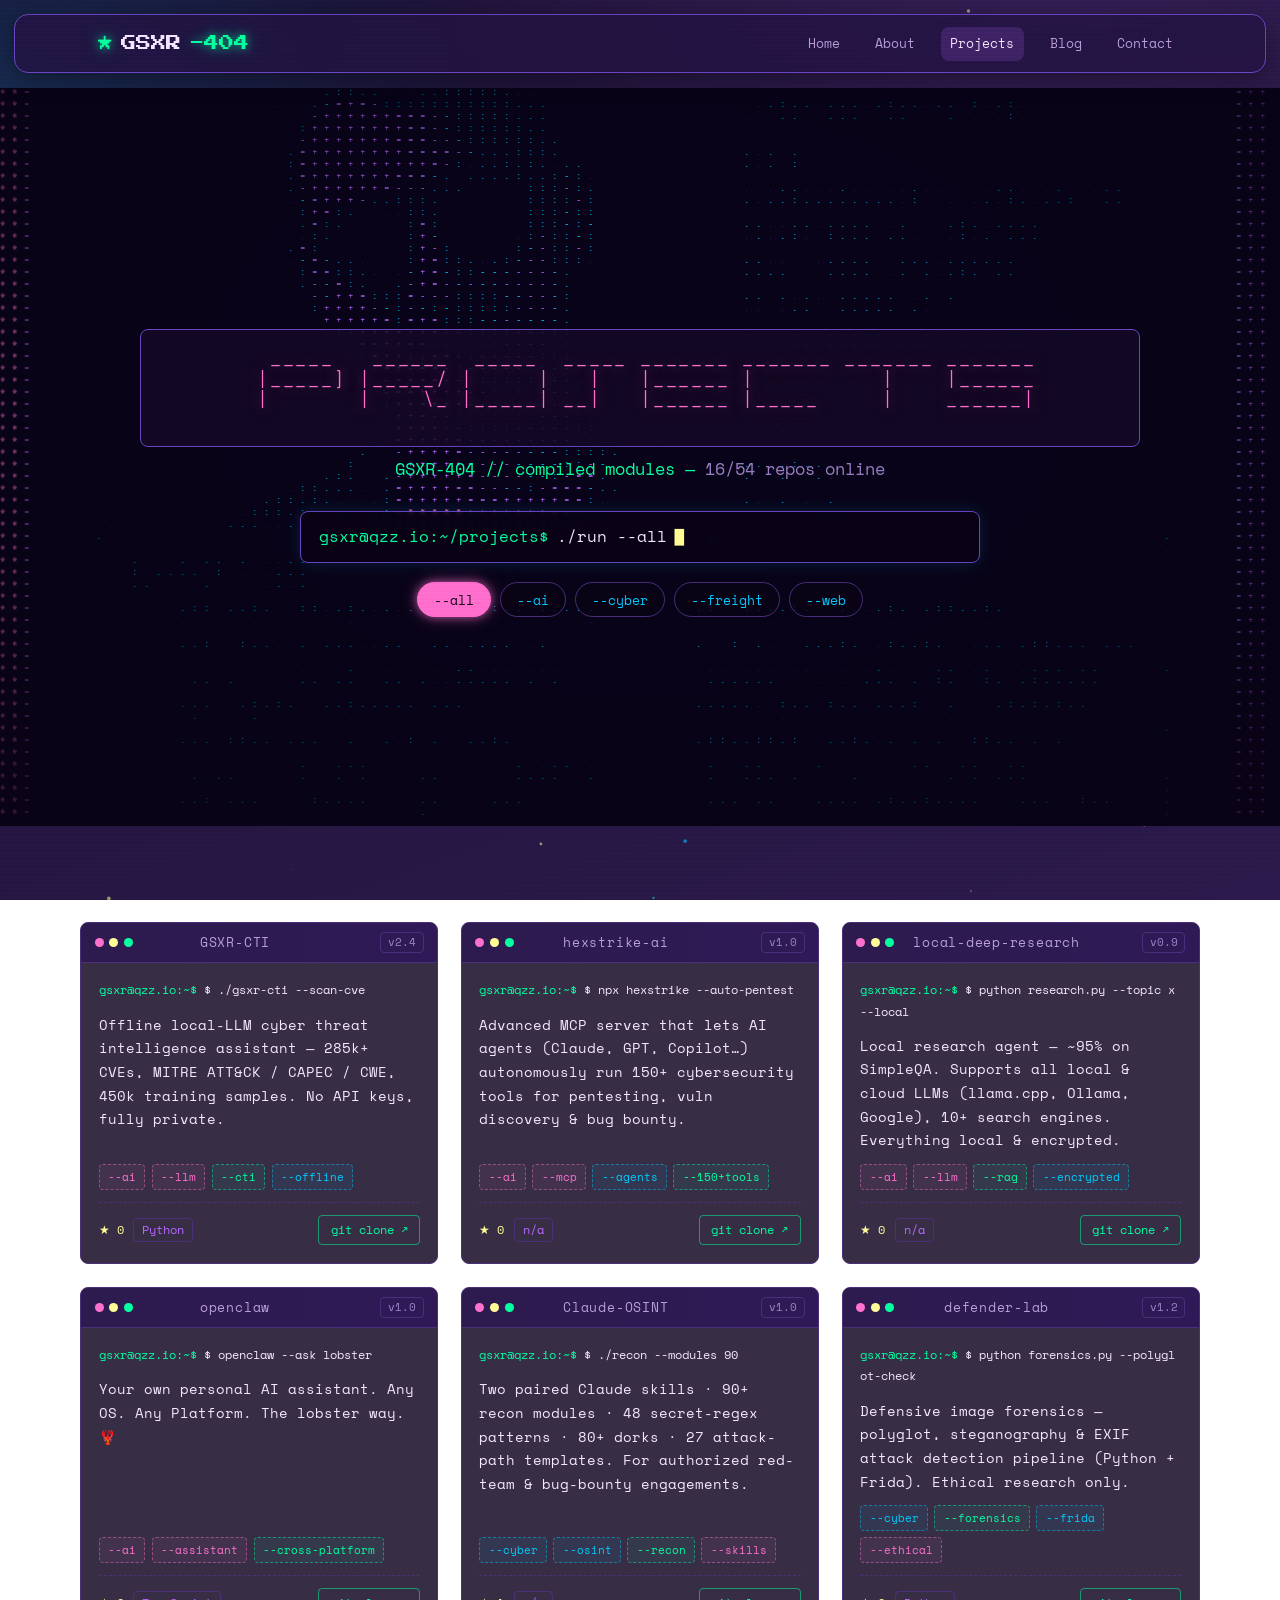
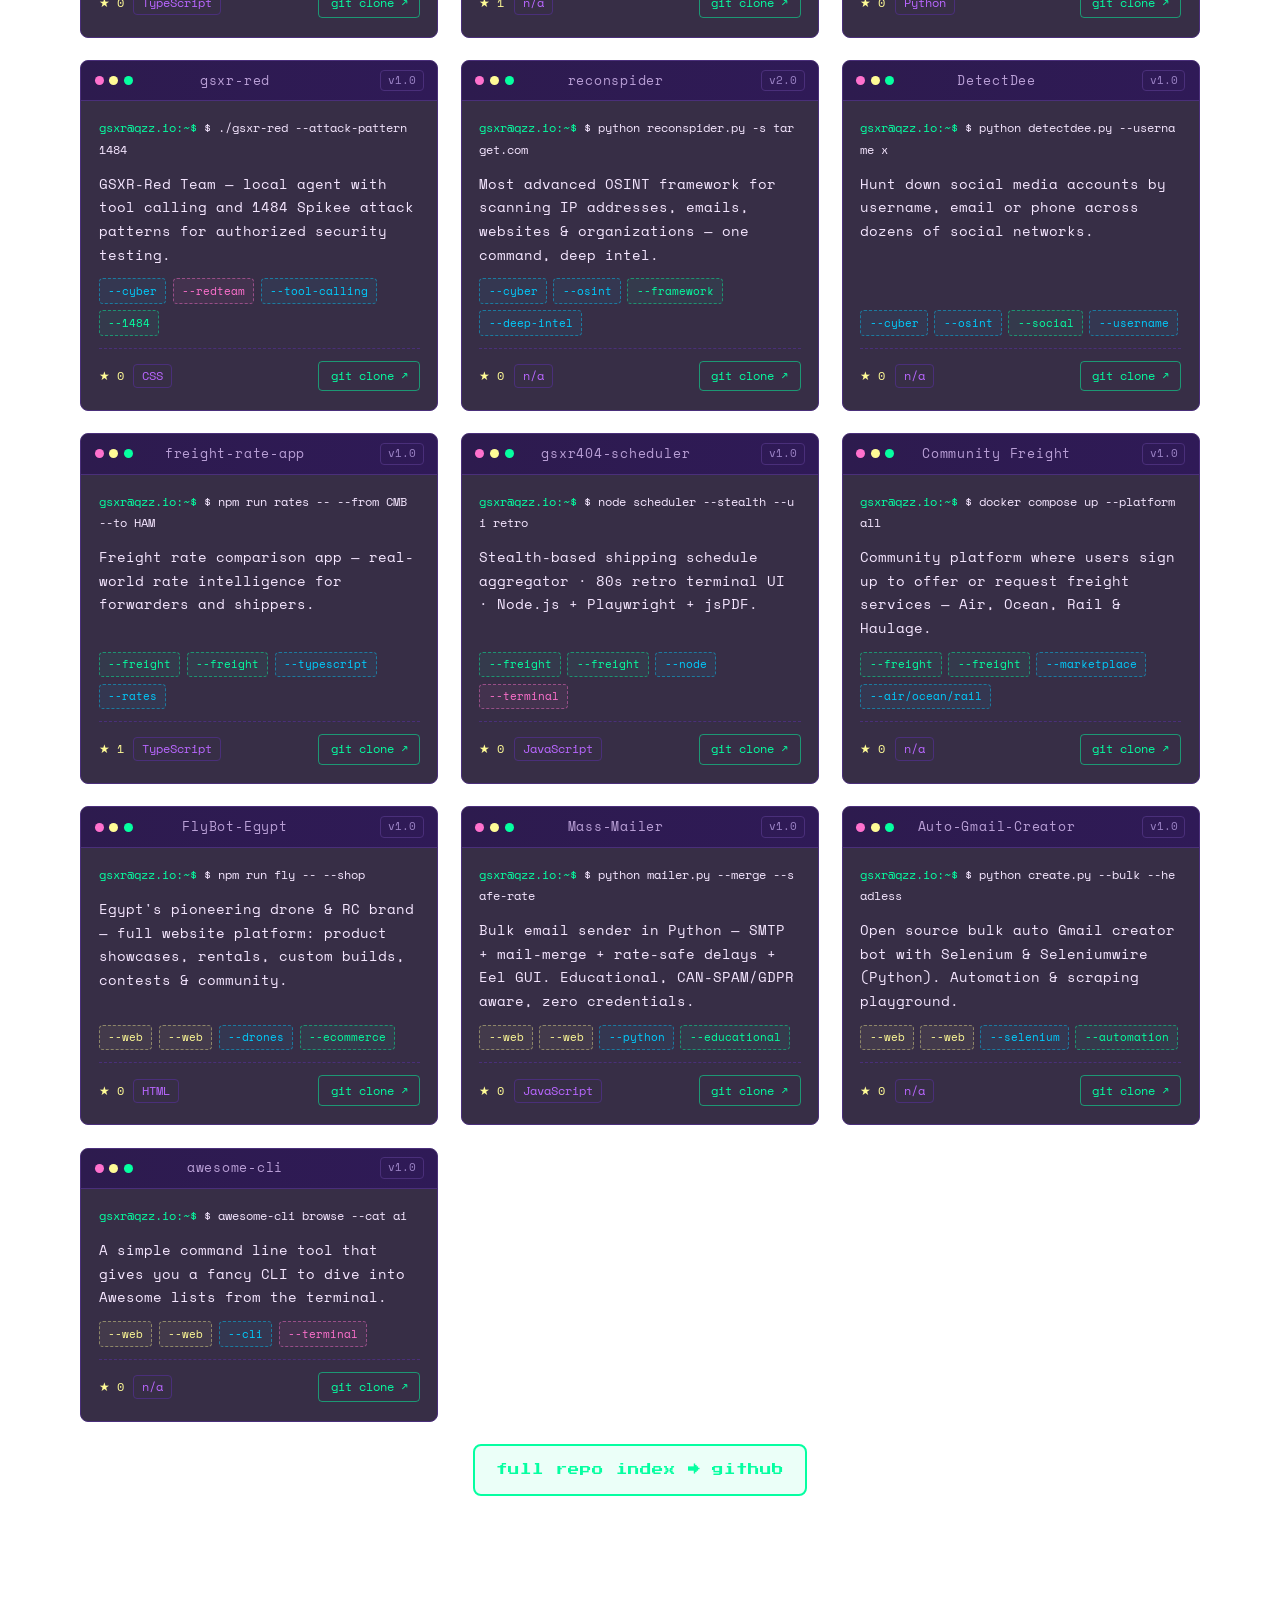
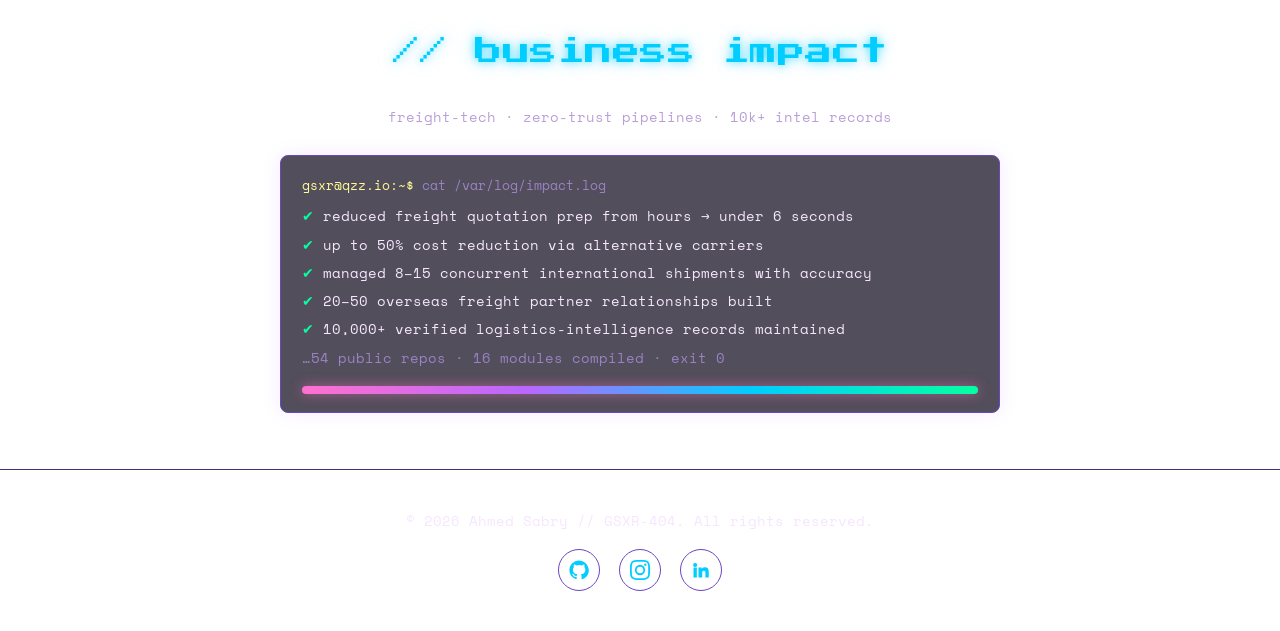
<file: projects.html>
<!DOCTYPE html>
<html lang="en">
<head>
  <meta charset="UTF-8">
  <title>Projects // Ahmed Sabry — GSXR-404</title>
  <meta name="viewport" content="width=device-width, initial-scale=1">
  <meta name="description" content="GSXR-404 project modules: AI agents, red-team & OSINT tooling, freight intelligence and web tools — all open source on GitHub.">
  <meta property="og:title" content="Projects // Ahmed Sabry">
  <meta property="og:description" content="AI agents, red-team & OSINT, freight intelligence, web tools — 16 open-source modules.">
  <meta property="og:type" content="website">
  <meta property="og:image" content="assets/img/og.png">
  <link rel="icon" type="image/svg+xml" href="assets/img/favicon.svg">
  <link href="https://fonts.googleapis.com/css2?family=Press+Start+2P&family=Space+Mono:wght@400;700&family=VT323&display=swap" rel="stylesheet">
  <link rel="stylesheet" href="css/style.css">
  <link rel="stylesheet" href="css/projects.css">
  <link rel="stylesheet" href="css/responsive.css">
</head>
<body>
  <canvas id="starfield"></canvas>

  <header class="site-header">
    <div class="container">
      <a href="index.html" class="logo"><span class="star">★</span>GSXR<span class="star">-404</span></a>
      <button class="nav-toggle" aria-label="Toggle menu" aria-expanded="false">MENU</button>
      <nav class="nav" aria-label="Primary">
        <a href="index.html">Home</a>
        <a href="about.html">About</a>
        <a href="projects.html" class="active">Projects</a>
        <a href="blog.html">Blog</a>
        <a href="contact.html">Contact</a>
      </nav>
    </div>
  </header>
  <div class="page-top"></div>

  <!-- ASCII FLOWTRAIL HERO -->
  <section class="ascii-hero" id="ascii-trail" data-src="assets/img/avatar-photo.png">
    <canvas id="trail-canvas"></canvas>
    <div class="ascii-hero-inner">
      <pre class="ascii-banner" aria-hidden="true">  _____   ______  _____  _____ _______ _______ _______ _______
 |_____] |_____/ |     |   |   |______ |          |    |______
 |       |    \_ |_____| __|   |______ |_____     |    ______|
                                                              </pre>
      <p class="ascii-sub">GSXR-404 // compiled modules — <span class="dim">16/54 repos online</span></p>
      <div class="term-bar" aria-label="filter terminal">
        <span class="prompt">gsxr@qzz.io:~/projects$</span>
        <span class="typed" id="typed-cmd">./run --all</span><span class="cursor">█</span>
      </div>
      <div class="filter-pills" id="filter-pills">
        <button class="pill active" data-filter="all">--all</button>
        <button class="pill" data-filter="ai">--ai</button>
        <button class="pill" data-filter="cyber">--cyber</button>
        <button class="pill" data-filter="freight">--freight</button>
        <button class="pill" data-filter="web">--web</button>
      </div>
    </div>
  </section>

  <section class="section" id="projects">
    <div class="container">
      <div id="projects-grid">
      <article class="term-card reveal" data-cats="ai">
        <div class="term-head">
          <span class="tdots"><i></i><i></i><i></i></span>
          <span class="term-title">GSXR-CTI</span>
          <span class="term-ver">v2.4</span>
        </div>
        <div class="term-body">
          <p class="cmdline"><span class="prompt">gsxr@qzz.io:~$</span> <span class="run">$ ./gsxr-cti --scan-cve</span></p>
          <p class="desc">Offline local-LLM cyber threat intelligence assistant — 285k+ CVEs, MITRE ATT&CK / CAPEC / CWE, 450k training samples. No API keys, fully private.</p>
          <div class="flags"><span class="flag pink">--ai</span><span class="flag pink">--llm</span><span class="flag mint">--cti</span><span class="flag ">--offline</span></div>
          <div class="term-meta">
            <span class="stars">★ 0</span>
            <span class="lang">Python</span>
            <a class="clone" href="https://github.com/Sabriigsxr/GSXR-CTI" target="_blank" rel="noopener">git clone ↗</a>
          </div>
        </div>
      </article>
      <article class="term-card reveal" data-cats="ai">
        <div class="term-head">
          <span class="tdots"><i></i><i></i><i></i></span>
          <span class="term-title">hexstrike-ai</span>
          <span class="term-ver">v1.0</span>
        </div>
        <div class="term-body">
          <p class="cmdline"><span class="prompt">gsxr@qzz.io:~$</span> <span class="run">$ npx hexstrike --auto-pentest</span></p>
          <p class="desc">Advanced MCP server that lets AI agents (Claude, GPT, Copilot…) autonomously run 150+ cybersecurity tools for pentesting, vuln discovery & bug bounty.</p>
          <div class="flags"><span class="flag pink">--ai</span><span class="flag pink">--mcp</span><span class="flag ">--agents</span><span class="flag mint">--150+tools</span></div>
          <div class="term-meta">
            <span class="stars">★ 0</span>
            <span class="lang">n/a</span>
            <a class="clone" href="https://github.com/Sabriigsxr/hexstrike-ai" target="_blank" rel="noopener">git clone ↗</a>
          </div>
        </div>
      </article>
      <article class="term-card reveal" data-cats="ai">
        <div class="term-head">
          <span class="tdots"><i></i><i></i><i></i></span>
          <span class="term-title">local-deep-research</span>
          <span class="term-ver">v0.9</span>
        </div>
        <div class="term-body">
          <p class="cmdline"><span class="prompt">gsxr@qzz.io:~$</span> <span class="run">$ python research.py --topic x --local</span></p>
          <p class="desc">Local research agent — ~95% on SimpleQA. Supports all local & cloud LLMs (llama.cpp, Ollama, Google), 10+ search engines. Everything local & encrypted.</p>
          <div class="flags"><span class="flag pink">--ai</span><span class="flag pink">--llm</span><span class="flag mint">--rag</span><span class="flag ">--encrypted</span></div>
          <div class="term-meta">
            <span class="stars">★ 0</span>
            <span class="lang">n/a</span>
            <a class="clone" href="https://github.com/Sabriigsxr/local-deep-research" target="_blank" rel="noopener">git clone ↗</a>
          </div>
        </div>
      </article>
      <article class="term-card reveal" data-cats="ai">
        <div class="term-head">
          <span class="tdots"><i></i><i></i><i></i></span>
          <span class="term-title">openclaw</span>
          <span class="term-ver">v1.0</span>
        </div>
        <div class="term-body">
          <p class="cmdline"><span class="prompt">gsxr@qzz.io:~$</span> <span class="run">$ openclaw --ask lobster</span></p>
          <p class="desc">Your own personal AI assistant. Any OS. Any Platform. The lobster way. 🦞</p>
          <div class="flags"><span class="flag pink">--ai</span><span class="flag pink">--assistant</span><span class="flag mint">--cross-platform</span></div>
          <div class="term-meta">
            <span class="stars">★ 0</span>
            <span class="lang">TypeScript</span>
            <a class="clone" href="https://github.com/Sabriigsxr/openclaw" target="_blank" rel="noopener">git clone ↗</a>
          </div>
        </div>
      </article>
      <article class="term-card reveal" data-cats="cyber">
        <div class="term-head">
          <span class="tdots"><i></i><i></i><i></i></span>
          <span class="term-title">Claude-OSINT</span>
          <span class="term-ver">v1.0</span>
        </div>
        <div class="term-body">
          <p class="cmdline"><span class="prompt">gsxr@qzz.io:~$</span> <span class="run">$ ./recon --modules 90</span></p>
          <p class="desc">Two paired Claude skills · 90+ recon modules · 48 secret-regex patterns · 80+ dorks · 27 attack-path templates. For authorized red-team & bug-bounty engagements.</p>
          <div class="flags"><span class="flag ">--cyber</span><span class="flag ">--osint</span><span class="flag mint">--recon</span><span class="flag pink">--skills</span></div>
          <div class="term-meta">
            <span class="stars">★ 1</span>
            <span class="lang">n/a</span>
            <a class="clone" href="https://github.com/Sabriigsxr/Claude-OSINT" target="_blank" rel="noopener">git clone ↗</a>
          </div>
        </div>
      </article>
      <article class="term-card reveal" data-cats="cyber">
        <div class="term-head">
          <span class="tdots"><i></i><i></i><i></i></span>
          <span class="term-title">defender-lab</span>
          <span class="term-ver">v1.2</span>
        </div>
        <div class="term-body">
          <p class="cmdline"><span class="prompt">gsxr@qzz.io:~$</span> <span class="run">$ python forensics.py --polyglot-check</span></p>
          <p class="desc">Defensive image forensics — polyglot, steganography & EXIF attack detection pipeline (Python + Frida). Ethical research only.</p>
          <div class="flags"><span class="flag ">--cyber</span><span class="flag mint">--forensics</span><span class="flag ">--frida</span><span class="flag pink">--ethical</span></div>
          <div class="term-meta">
            <span class="stars">★ 0</span>
            <span class="lang">Python</span>
            <a class="clone" href="https://github.com/Sabriigsxr/defender-lab" target="_blank" rel="noopener">git clone ↗</a>
          </div>
        </div>
      </article>
      <article class="term-card reveal" data-cats="cyber">
        <div class="term-head">
          <span class="tdots"><i></i><i></i><i></i></span>
          <span class="term-title">gsxr-red</span>
          <span class="term-ver">v1.0</span>
        </div>
        <div class="term-body">
          <p class="cmdline"><span class="prompt">gsxr@qzz.io:~$</span> <span class="run">$ ./gsxr-red --attack-pattern 1484</span></p>
          <p class="desc">GSXR-Red Team — local agent with tool calling and 1484 Spikee attack patterns for authorized security testing.</p>
          <div class="flags"><span class="flag ">--cyber</span><span class="flag pink">--redteam</span><span class="flag ">--tool-calling</span><span class="flag mint">--1484</span></div>
          <div class="term-meta">
            <span class="stars">★ 0</span>
            <span class="lang">CSS</span>
            <a class="clone" href="https://github.com/Sabriigsxr/gsxr-red" target="_blank" rel="noopener">git clone ↗</a>
          </div>
        </div>
      </article>
      <article class="term-card reveal" data-cats="cyber">
        <div class="term-head">
          <span class="tdots"><i></i><i></i><i></i></span>
          <span class="term-title">reconspider</span>
          <span class="term-ver">v2.0</span>
        </div>
        <div class="term-body">
          <p class="cmdline"><span class="prompt">gsxr@qzz.io:~$</span> <span class="run">$ python reconspider.py -s target.com</span></p>
          <p class="desc">Most advanced OSINT framework for scanning IP addresses, emails, websites & organizations — one command, deep intel.</p>
          <div class="flags"><span class="flag ">--cyber</span><span class="flag ">--osint</span><span class="flag mint">--framework</span><span class="flag ">--deep-intel</span></div>
          <div class="term-meta">
            <span class="stars">★ 0</span>
            <span class="lang">n/a</span>
            <a class="clone" href="https://github.com/Sabriigsxr/reconspider" target="_blank" rel="noopener">git clone ↗</a>
          </div>
        </div>
      </article>
      <article class="term-card reveal" data-cats="cyber">
        <div class="term-head">
          <span class="tdots"><i></i><i></i><i></i></span>
          <span class="term-title">DetectDee</span>
          <span class="term-ver">v1.0</span>
        </div>
        <div class="term-body">
          <p class="cmdline"><span class="prompt">gsxr@qzz.io:~$</span> <span class="run">$ python detectdee.py --username x</span></p>
          <p class="desc">Hunt down social media accounts by username, email or phone across dozens of social networks.</p>
          <div class="flags"><span class="flag ">--cyber</span><span class="flag ">--osint</span><span class="flag mint">--social</span><span class="flag ">--username</span></div>
          <div class="term-meta">
            <span class="stars">★ 0</span>
            <span class="lang">n/a</span>
            <a class="clone" href="https://github.com/Sabriigsxr/DetectDee" target="_blank" rel="noopener">git clone ↗</a>
          </div>
        </div>
      </article>
      <article class="term-card reveal" data-cats="freight">
        <div class="term-head">
          <span class="tdots"><i></i><i></i><i></i></span>
          <span class="term-title">freight-rate-app</span>
          <span class="term-ver">v1.0</span>
        </div>
        <div class="term-body">
          <p class="cmdline"><span class="prompt">gsxr@qzz.io:~$</span> <span class="run">$ npm run rates -- --from CMB --to HAM</span></p>
          <p class="desc">Freight rate comparison app — real-world rate intelligence for forwarders and shippers.</p>
          <div class="flags"><span class="flag mint">--freight</span><span class="flag mint">--freight</span><span class="flag ">--typescript</span><span class="flag ">--rates</span></div>
          <div class="term-meta">
            <span class="stars">★ 1</span>
            <span class="lang">TypeScript</span>
            <a class="clone" href="https://github.com/Sabriigsxr/freight-rate-app" target="_blank" rel="noopener">git clone ↗</a>
          </div>
        </div>
      </article>
      <article class="term-card reveal" data-cats="freight">
        <div class="term-head">
          <span class="tdots"><i></i><i></i><i></i></span>
          <span class="term-title">gsxr404-scheduler</span>
          <span class="term-ver">v1.0</span>
        </div>
        <div class="term-body">
          <p class="cmdline"><span class="prompt">gsxr@qzz.io:~$</span> <span class="run">$ node scheduler --stealth --ui retro</span></p>
          <p class="desc">Stealth-based shipping schedule aggregator · 80s retro terminal UI · Node.js + Playwright + jsPDF.</p>
          <div class="flags"><span class="flag mint">--freight</span><span class="flag mint">--freight</span><span class="flag ">--node</span><span class="flag pink">--terminal</span></div>
          <div class="term-meta">
            <span class="stars">★ 0</span>
            <span class="lang">JavaScript</span>
            <a class="clone" href="https://github.com/Sabriigsxr/gsxr404-scheduler" target="_blank" rel="noopener">git clone ↗</a>
          </div>
        </div>
      </article>
      <article class="term-card reveal" data-cats="freight">
        <div class="term-head">
          <span class="tdots"><i></i><i></i><i></i></span>
          <span class="term-title">Community Freight</span>
          <span class="term-ver">v1.0</span>
        </div>
        <div class="term-body">
          <p class="cmdline"><span class="prompt">gsxr@qzz.io:~$</span> <span class="run">$ docker compose up --platform all</span></p>
          <p class="desc">Community platform where users sign up to offer or request freight services — Air, Ocean, Rail & Haulage.</p>
          <div class="flags"><span class="flag mint">--freight</span><span class="flag mint">--freight</span><span class="flag ">--marketplace</span><span class="flag ">--air/ocean/rail</span></div>
          <div class="term-meta">
            <span class="stars">★ 0</span>
            <span class="lang">n/a</span>
            <a class="clone" href="https://github.com/Sabriigsxr/Community-Freight-and-Logistics-Platform" target="_blank" rel="noopener">git clone ↗</a>
          </div>
        </div>
      </article>
      <article class="term-card reveal" data-cats="web">
        <div class="term-head">
          <span class="tdots"><i></i><i></i><i></i></span>
          <span class="term-title">FlyBot-Egypt</span>
          <span class="term-ver">v1.0</span>
        </div>
        <div class="term-body">
          <p class="cmdline"><span class="prompt">gsxr@qzz.io:~$</span> <span class="run">$ npm run fly -- --shop</span></p>
          <p class="desc">Egypt's pioneering drone & RC brand — full website platform: product showcases, rentals, custom builds, contests & community.</p>
          <div class="flags"><span class="flag yellow">--web</span><span class="flag yellow">--web</span><span class="flag ">--drones</span><span class="flag mint">--ecommerce</span></div>
          <div class="term-meta">
            <span class="stars">★ 0</span>
            <span class="lang">HTML</span>
            <a class="clone" href="https://github.com/Sabriigsxr/FlyBot-Egypt" target="_blank" rel="noopener">git clone ↗</a>
          </div>
        </div>
      </article>
      <article class="term-card reveal" data-cats="web">
        <div class="term-head">
          <span class="tdots"><i></i><i></i><i></i></span>
          <span class="term-title">Mass-Mailer</span>
          <span class="term-ver">v1.0</span>
        </div>
        <div class="term-body">
          <p class="cmdline"><span class="prompt">gsxr@qzz.io:~$</span> <span class="run">$ python mailer.py --merge --safe-rate</span></p>
          <p class="desc">Bulk email sender in Python — SMTP + mail-merge + rate-safe delays + Eel GUI. Educational, CAN-SPAM/GDPR aware, zero credentials.</p>
          <div class="flags"><span class="flag yellow">--web</span><span class="flag yellow">--web</span><span class="flag ">--python</span><span class="flag mint">--educational</span></div>
          <div class="term-meta">
            <span class="stars">★ 0</span>
            <span class="lang">JavaScript</span>
            <a class="clone" href="https://github.com/Sabriigsxr/Mass-Mailer" target="_blank" rel="noopener">git clone ↗</a>
          </div>
        </div>
      </article>
      <article class="term-card reveal" data-cats="web">
        <div class="term-head">
          <span class="tdots"><i></i><i></i><i></i></span>
          <span class="term-title">Auto-Gmail-Creator</span>
          <span class="term-ver">v1.0</span>
        </div>
        <div class="term-body">
          <p class="cmdline"><span class="prompt">gsxr@qzz.io:~$</span> <span class="run">$ python create.py --bulk --headless</span></p>
          <p class="desc">Open source bulk auto Gmail creator bot with Selenium & Seleniumwire (Python). Automation & scraping playground.</p>
          <div class="flags"><span class="flag yellow">--web</span><span class="flag yellow">--web</span><span class="flag ">--selenium</span><span class="flag mint">--automation</span></div>
          <div class="term-meta">
            <span class="stars">★ 0</span>
            <span class="lang">n/a</span>
            <a class="clone" href="https://github.com/Sabriigsxr/Auto-Gmail-Creator" target="_blank" rel="noopener">git clone ↗</a>
          </div>
        </div>
      </article>
      <article class="term-card reveal" data-cats="web">
        <div class="term-head">
          <span class="tdots"><i></i><i></i><i></i></span>
          <span class="term-title">awesome-cli</span>
          <span class="term-ver">v1.0</span>
        </div>
        <div class="term-body">
          <p class="cmdline"><span class="prompt">gsxr@qzz.io:~$</span> <span class="run">$ awesome-cli browse --cat ai</span></p>
          <p class="desc">A simple command line tool that gives you a fancy CLI to dive into Awesome lists from the terminal.</p>
          <div class="flags"><span class="flag yellow">--web</span><span class="flag yellow">--web</span><span class="flag ">--cli</span><span class="flag pink">--terminal</span></div>
          <div class="term-meta">
            <span class="stars">★ 0</span>
            <span class="lang">n/a</span>
            <a class="clone" href="https://github.com/Sabriigsxr/awesome-cli" target="_blank" rel="noopener">git clone ↗</a>
          </div>
        </div>
      </article>
      </div>
      <div class="center" style="margin-top:1.4rem;">
        <p id="no-results" class="muted" hidden>no modules match that flag… try <code>./run --all</code></p>
        <a class="btn btn-mint" href="https://github.com/sabriigsxr" target="_blank" rel="noopener">full repo index → github</a>
      </div>
    </div>
  </section>

  <section class="section section-tight" id="impact">
    <div class="container reveal">
      <h2 class="center">// business impact</h2>
      <p class="center muted" style="margin:0 0 1.6rem;font-size:.9rem;">freight-tech · zero-trust pipelines · 10k+ intel records</p>
      <div class="impact-term reveal">
        <p class="log-cmd"><span class="prompt">gsxr@qzz.io:~$</span> cat /var/log/impact.log</p>
        <p class="log-line"><span class="ok">✔</span> reduced freight quotation prep from hours → under 6 seconds</p>
        <p class="log-line"><span class="ok">✔</span> up to 50% cost reduction via alternative carriers</p>
        <p class="log-line"><span class="ok">✔</span> managed 8–15 concurrent international shipments with accuracy</p>
        <p class="log-line"><span class="ok">✔</span> 20–50 overseas freight partner relationships built</p>
        <p class="log-line"><span class="ok">✔</span> 10,000+ verified logistics-intelligence records maintained</p>
        <p class="log-line dim" style="color:var(--text-dim);">…54 public repos · 16 modules compiled · exit 0</p>
        <div class="bar"></div>
      </div>
    </div>
  </section>

<footer class="site-footer">
    <div class="container">
      <p>&copy; <span id="year"></span> Ahmed Sabry // GSXR-404. All rights reserved.</p>
      <div class="social">
        <a href="https://github.com/sabriigsxr" target="_blank" rel="noopener" aria-label="GitHub">
          <svg viewBox="0 0 24 24" fill="currentColor" aria-hidden="true"><path d="M12 .5C5.7.5.5 5.7.5 12c0 5.1 3.3 9.4 7.9 10.9.6.1.8-.2.8-.5v-2c-3.2.7-3.9-1.4-3.9-1.4-.5-1.3-1.3-1.7-1.3-1.7-1.1-.7.1-.7.1-.7 1.2.1 1.8 1.2 1.8 1.2 1 1.8 2.7 1.3 3.4 1 .1-.8.4-1.3.7-1.6-2.6-.3-5.3-1.3-5.3-5.7 0-1.3.5-2.3 1.2-3.1-.1-.3-.5-1.5.1-3.1 0 0 1-.3 3.3 1.2a11.5 11.5 0 0 1 6 0C17.3 5 18.3 5.3 18.3 5.3c.6 1.6.2 2.8.1 3.1.8.8 1.2 1.8 1.2 3.1 0 4.4-2.7 5.4-5.3 5.7.4.4.8 1.1.8 2.2v3.3c0 .3.2.6.8.5 4.6-1.5 7.9-5.8 7.9-10.9C23.5 5.7 18.3.5 12 .5z"/></svg>
        </a>
        <a href="https://instagram.com/ahmedsabriigsxr1000" target="_blank" rel="noopener" aria-label="Instagram">
          <svg viewBox="0 0 24 24" fill="currentColor" aria-hidden="true"><path d="M12 2.163c3.204 0 3.584.012 4.85.07 3.252.148 4.771 1.691 4.919 4.919.058 1.265.069 1.645.069 4.849 0 3.205-.012 3.584-.069 4.849-.149 3.225-1.664 4.771-4.919 4.919-1.266.058-1.644.07-4.85.07-3.204 0-3.584-.012-4.849-.07-3.26-.149-4.771-1.699-4.919-4.92-.058-1.265-.07-1.644-.07-4.849 0-3.204.013-3.583.07-4.849.149-3.227 1.664-4.771 4.919-4.919 1.266-.057 1.645-.069 4.849-.069zM12 0C8.741 0 8.333.014 7.053.072 2.695.272.273 2.69.073 7.052.014 8.333 0 8.741 0 12c0 3.259.014 3.668.072 4.948.2 4.358 2.618 6.78 6.98 6.98C8.333 23.986 8.741 24 12 24c3.259 0 3.668-.014 4.948-.072 4.354-.2 6.782-2.618 6.979-6.98.059-1.28.073-1.689.073-4.948 0-3.259-.014-3.667-.072-4.947-.196-4.354-2.617-6.78-6.979-6.98C15.668.014 15.259 0 12 0zm0 5.838a6.162 6.162 0 100 12.324 6.162 6.162 0 000-12.324zM12 16a4 4 0 110-8 4 4 0 010 8zm6.406-11.845a1.44 1.44 0 100 2.881 1.44 1.44 0 000-2.881z"/></svg>
        </a>
        <a href="https://linkedin.com/in/sabriigsxr" target="_blank" rel="noopener" aria-label="LinkedIn">
          <svg viewBox="0 0 24 24" fill="currentColor" aria-hidden="true"><path d="M4.98 3.5a2.5 2.5 0 1 1 0 5 2.5 2.5 0 0 1 0-5zM3 9h4v12H3V9zm6 0h3.8v1.7h.1c.5-1 1.8-2 3.7-2 4 0 4.7 2.6 4.7 6V21h-4v-5.3c0-1.3 0-2.9-1.8-2.9s-2 1.4-2 2.8V21H9V9z"/></svg>
        </a>
      </div>
    </div>
  </footer>

  <script src="js/main.js"></script>
  <script src="js/projects.js"></script>
</body>
</html>
</file>
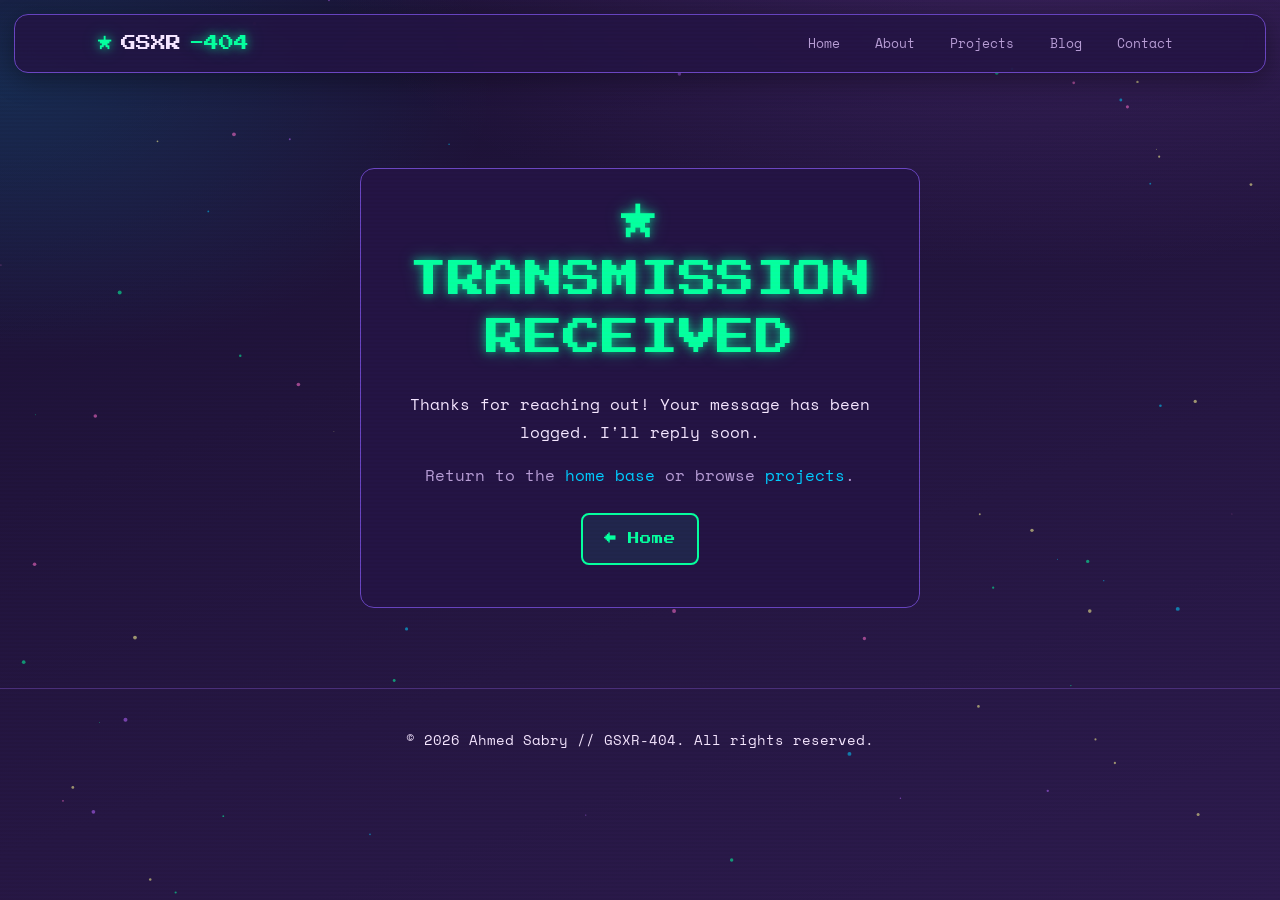
<file: thanks.html>
<!DOCTYPE html>
<html lang="en">
<head>
  <meta charset="UTF-8">
  <title>Thanks // Ahmed Sabry — GSXR-404</title>
  <meta name="viewport" content="width=device-width, initial-scale=1">
  <meta name="description" content="Message received.">
  <meta property="og:title" content="Thanks // Ahmed Sabry">
  <meta property="og:description" content="Transmission received.">
  <meta property="og:type" content="website">
  <meta property="og:image" content="assets/img/og.png">
  <link rel="icon" type="image/svg+xml" href="assets/img/favicon.svg">
  <link href="https://fonts.googleapis.com/css2?family=Press+Start+2P&family=Space+Mono:wght@400;700&family=VT323&display=swap" rel="stylesheet">
  <link rel="stylesheet" href="css/style.css">
  <link rel="stylesheet" href="css/responsive.css">
</head>
<body>
  <canvas id="starfield"></canvas>

  <header class="site-header">
    <div class="container">
      <a href="index.html" class="logo"><span class="star">★</span>GSXR<span class="star">-404</span></a>
      <button class="nav-toggle" aria-label="Toggle menu" aria-expanded="false">MENU</button>
      <nav class="nav" aria-label="Primary">
        <a href="index.html">Home</a>
        <a href="about.html">About</a>
        <a href="projects.html">Projects</a>
        <a href="blog.html">Blog</a>
        <a href="contact.html">Contact</a>
      </nav>
    </div>
  </header>
  <div class="page-top"></div>

  <section class="section center">
    <div class="container reveal">
      <div class="card" style="max-width:560px;margin:0 auto;">
        <h1 style="color:var(--mint);text-shadow:var(--glow-mint);margin-bottom:1.5rem;">★ TRANSMISSION RECEIVED</h1>
        <p>Thanks for reaching out! Your message has been logged. I'll reply soon.</p>
        <p class="muted">Return to the <a href="index.html">home base</a> or browse <a href="projects.html">projects</a>.</p>
        <p style="margin-top:1.5rem;"><a href="index.html" class="btn btn-mint">← Home</a></p>
      </div>
    </div>
  </section>

  <footer class="site-footer">
    <div class="container">
      <p>&copy; <span id="year"></span> Ahmed Sabry // GSXR-404. All rights reserved.</p>
    </div>
  </footer>

  <script src="js/main.js"></script>
</body>
</html>
</file>
<file: css/style.css>
/* ============================================================
   GSXR-404 — Cute Retro Hacker / Pastel Vaporwave-Pixel
   Design tokens + global shell + components
   ============================================================ */

:root {
  /* Backgrounds */
  --bg-0: #140a26;          /* deepest */
  --bg-1: #1a1033;          /* base */
  --bg-2: #2d1b4e;          /* gradient end */
  --bg-card: #241445;
  --bg-card-hi: #2f1a57;

  /* Pastel neon accents */
  --pink:   #FF71CE;
  --cyan:   #01CDFE;
  --mint:   #05FFA1;
  --yellow: #FFFB96;
  --purple: #B967FF;

  /* Text */
  --text:      #F5E6FF;
  --text-muted:#B99FD6;
  --text-dim:  #9A82C4;

  /* Lines / borders */
  --border: #4a2f7a;
  --border-hi: #6b46c1;

  /* Glow */
  --glow-pink: 0 0 8px rgba(255,113,206,.6), 0 0 18px rgba(255,113,206,.35);
  --glow-cyan: 0 0 8px rgba(1,205,254,.6), 0 0 18px rgba(1,205,254,.35);
  --glow-mint: 0 0 8px rgba(5,255,161,.6), 0 0 18px rgba(5,255,161,.35);

  /* Radii / spacing */
  --radius: 14px;
  --radius-sm: 8px;

  /* Type */
  --font-pixel: 'Press Start 2P', monospace;
  --font-mono: 'Space Mono', 'VT323', monospace;

  /* Z-index scale */
  --z-bg: 0;
  --z-base: 10;
  --z-nav: 50;
  --z-overlay: 100;

  --maxw: 1120px;

  /* Motion tokens — consistent easing & duration scale */
  --ease-out-expo: cubic-bezier(.22, 1, .36, 1);
  --ease-out-back: cubic-bezier(.34, 1.56, .64, 1);
  --ease-spring: cubic-bezier(.175, .885, .32, 1.275);
  --dur-fast: .15s;
  --dur-normal: .25s;
  --dur-slow: .5s;
}

/* ---- Reset ---- */
*, *::before, *::after { box-sizing: border-box; margin: 0; padding: 0; }
html { scroll-behavior: smooth; font-size: 16px; }

body {
  background:
    radial-gradient(1200px 600px at 80% -10%, rgba(185,103,255,.18), transparent 60%),
    radial-gradient(900px 500px at 0% 10%, rgba(1,205,254,.14), transparent 55%),
    linear-gradient(160deg, var(--bg-1) 0%, var(--bg-2) 100%);
  background-attachment: fixed;
  color: var(--text);
  font-family: var(--font-mono);
  line-height: 1.7;
  min-height: 100vh;
  overflow-x: hidden;
  position: relative;
}

/* CRT scanlines overlay */
body::before {
  content: "";
  position: fixed;
  inset: 0;
  pointer-events: none;
  z-index: var(--z-overlay);
  background: repeating-linear-gradient(
    to bottom,
    rgba(0,0,0,0) 0px,
    rgba(0,0,0,0) 2px,
    rgba(0,0,0,.18) 3px,
    rgba(0,0,0,0) 4px
  );
  mix-blend-mode: overlay;
  opacity: .5;
}

/* Pixel starfield canvas */
#starfield {
  position: fixed;
  inset: 0;
  width: 100%;
  height: 100%;
  z-index: var(--z-bg);
  pointer-events: none;
  opacity: .7;
}

/* Links */
a { color: var(--cyan); text-decoration: none; transition: color .2s, text-shadow .2s; }
a:hover { color: var(--pink); text-shadow: var(--glow-pink); }

/* ---- Layout helpers ---- */
.container { width: 92%; max-width: var(--maxw); margin: 0 auto; }
.section { padding: 5rem 0; position: relative; z-index: var(--z-base); }
.section-tight { padding: 3.5rem 0; }
.center { text-align: center; }

/* ---- Typography ---- */
h1, h2, h3 {
  font-family: var(--font-pixel);
  line-height: 1.5;
  letter-spacing: .5px;
  font-weight: 400;
}
h1 { font-size: clamp(1.4rem, 4vw, 2.4rem); color: var(--text); text-shadow: var(--glow-pink); margin-bottom: 2rem; }
h2 { font-size: clamp(1.1rem, 3vw, 1.7rem); color: var(--cyan); text-shadow: var(--glow-cyan); margin-bottom: 2rem; }
h3 { font-size: clamp(.85rem, 2vw, 1.05rem); color: var(--mint); }
p { margin-bottom: 1rem; color: var(--text); }
.muted { color: var(--text-muted); }
.dim { color: var(--text-dim); }

/* Blinking cursor */
.cursor-blink::after {
  content: "_";
  color: var(--mint);
  animation: blink 1s steps(2, start) infinite;
}
@keyframes blink { to { opacity: 0; } }

/* ---- Buttons (arcade / neon) ---- */
.btn {
  display: inline-block;
  font-family: var(--font-pixel);
  font-size: .72rem;
  padding: .9rem 1.3rem;
  border: 2px solid var(--cyan);
  border-radius: var(--radius-sm);
  background: rgba(1,205,254,.08);
  color: var(--cyan);
  cursor: pointer;
  text-align: center;
  transition: transform var(--dur-fast) var(--ease-out-expo), background var(--dur-normal), color var(--dur-normal), box-shadow var(--dur-normal), border-color var(--dur-normal);
}
.btn:hover { background: var(--cyan); color: #07121a; box-shadow: var(--glow-cyan); transform: translateY(-2px); }
.btn:active { transform: translateY(0) scale(.97); transition-duration: .08s; }
.btn:focus-visible { outline: 3px solid var(--yellow); outline-offset: 2px; }

.btn-pink { border-color: var(--pink); color: var(--pink); background: rgba(255,113,206,.08); }
.btn-pink:hover { background: var(--pink); color: #1a0720; box-shadow: var(--glow-pink); }

.btn-mint { border-color: var(--mint); color: var(--mint); background: rgba(5,255,161,.08); }
.btn-mint:hover { background: var(--mint); color: #042013; box-shadow: var(--glow-mint); }

.btn-sm { font-size: .62rem; padding: .6rem .9rem; }
.btn-block { display: block; width: 100%; }

/* ---- Floating navbar ---- */
.site-header {
  position: fixed;
  top: .9rem; left: .9rem; right: .9rem;
  z-index: var(--z-nav);
  background: rgba(36,20,69,.82);
  backdrop-filter: blur(10px);
  border: 1px solid var(--border-hi);
  border-radius: var(--radius);
  box-shadow: 0 6px 24px rgba(0,0,0,.35);
}
.site-header .container {
  display: flex; align-items: center; justify-content: space-between;
  padding: .7rem 1.1rem; flex-wrap: wrap; gap: .5rem;
}
.logo {
  font-family: var(--font-pixel);
  font-size: .95rem;
  color: var(--text);
  display: flex; align-items: center; gap: .5rem;
}
.logo .star { color: var(--mint); text-shadow: var(--glow-mint); }
.logo:hover { text-shadow: var(--glow-pink); }

.nav { display: flex; gap: 1rem; flex-wrap: wrap; }
.nav a {
  font-size: .8rem;
  padding: .4rem .6rem;
  border-radius: var(--radius-sm);
  color: var(--text-muted);
  transition: background var(--dur-normal), color var(--dur-normal);
}
.nav a:hover, .nav a.active { background: rgba(185,103,255,.18); color: var(--text); }
.nav a:focus-visible { outline: 3px solid var(--yellow); outline-offset: 2px; }

/* Mobile nav toggle */
.nav-toggle {
  display: none;
  background: transparent;
  border: 2px solid var(--cyan);
  border-radius: var(--radius-sm);
  color: var(--cyan);
  font-family: var(--font-pixel);
  font-size: .6rem;
  padding: .5rem .7rem;
  cursor: pointer;
  transition: background var(--dur-normal), color var(--dur-normal);
}
.nav-toggle:hover { background: rgba(1,205,254,.15); }
.nav-toggle[aria-expanded="true"] { background: var(--cyan); color: #07121a; }

/* Spacer so fixed nav doesn't cover content */
.page-top { height: 5.5rem; }

/* ---- Hero ---- */
.hero {
  text-align: center;
  padding: 5rem 0 4rem;
  position: relative;
  z-index: var(--z-base);
}
.avatar {
  width: clamp(240px, 34vw, 340px); height: clamp(240px, 34vw, 340px);
  margin: 2.5rem auto 0;
  border-radius: 14px;
  border: 4px solid var(--pink);
  box-shadow: var(--glow-pink), 0 0 0 10px rgba(255,113,206,.12);
  background: linear-gradient(135deg, var(--purple), var(--cyan));
  display: grid; place-items: center;
  font-family: var(--font-pixel);
  font-size: 1.6rem; color: #1a0720;
  overflow: hidden;
  transition: box-shadow var(--dur-normal), transform var(--dur-normal) var(--ease-out-expo);
}
.avatar img {
  width: 100%; height: 100%;
  object-fit: cover;
  display: block;
}
.avatar:hover {
  box-shadow: 0 0 12px rgba(255,113,206,.7), 0 0 24px rgba(255,113,206,.4);
  transform: scale(1.04);
}
.hero h1 { margin-bottom: 1rem; }
.hero .tagline {
  font-size: clamp(1rem, 2.5vw, 1.4rem);
  color: var(--mint);
  min-height: 1.6em;
  margin-bottom: 2rem;
}
.hero .tagline .accent { color: var(--yellow); text-shadow: 0 0 8px rgba(255,251,150,.5); }
.hero-actions { display: flex; gap: 1rem; justify-content: center; flex-wrap: wrap; }

/* ---- Marquee ticker ---- */
.marquee {
  overflow: hidden;
  white-space: nowrap;
  border-top: 1px solid var(--border);
  border-bottom: 1px solid var(--border);
  background: rgba(20,10,38,.6);
  padding: .7rem 0;
  position: relative; z-index: var(--z-base);
}
.marquee__track {
  display: inline-block;
  animation: marquee 22s linear infinite;
  will-change: transform;
}
.marquee:hover .marquee__track { animation-play-state: paused; }
.marquee span {
  font-family: var(--font-pixel);
  font-size: .7rem;
  color: var(--text-muted);
  margin: 0 1.2rem;
}
.marquee .dot { color: var(--pink); }
@keyframes marquee { from { transform: translateX(0); } to { transform: translateX(-50%); } }

/* ---- Cards (arcade cabinet) ---- */
.card {
  background: var(--bg-card);
  border: 1px solid var(--border-hi);
  border-radius: var(--radius);
  padding: 1.6rem;
  position: relative;
  overflow: hidden;
  transition: transform var(--dur-normal) var(--ease-out-expo), box-shadow var(--dur-normal), border-color var(--dur-normal);
}
.card::before {
  content: "";
  position: absolute; inset: 0;
  background: linear-gradient(135deg, rgba(255,113,206,.06), rgba(1,205,254,.06));
  opacity: 0; transition: opacity var(--dur-normal);
}
.card:hover { transform: translateY(-4px); border-color: var(--pink); box-shadow: 0 10px 30px rgba(0,0,0,.4), var(--glow-pink); }
.card:hover::before { opacity: 1; }

/* Glitch on hover (headings inside cards) */
.card:hover .glitch { animation: glitch .4s steps(2) 1; }
@keyframes glitch {
  0% { transform: translate(0); }
  25% { transform: translate(-2px, 1px); }
  50% { transform: translate(2px, -1px); }
  75% { transform: translate(-1px, -1px); }
  100% { transform: translate(0); }
}

.grid {
  display: grid;
  grid-template-columns: repeat(auto-fit, minmax(280px, 1fr));
  gap: 1.6rem;
}

/* Stagger animation for grid children */
.grid > * {
  opacity: 0;
  transform: translateY(20px);
  animation: grid-fade-in var(--dur-slow) var(--ease-out-expo) forwards;
}
.grid > *:nth-child(1) { animation-delay: .05s; }
.grid > *:nth-child(2) { animation-delay: .12s; }
.grid > *:nth-child(3) { animation-delay: .19s; }
.grid > *:nth-child(4) { animation-delay: .26s; }
.grid > *:nth-child(5) { animation-delay: .33s; }
.grid > *:nth-child(6) { animation-delay: .40s; }
@keyframes grid-fade-in {
  to { opacity: 1; transform: none; }
}

/* Tags / chips */
.tag {
  display: inline-block;
  font-size: .72rem;
  background: rgba(1,205,254,.1);
  border: 1px solid var(--cyan);
  color: var(--cyan);
  border-radius: 999px;
  padding: .25em .8em;
  margin: .2rem .3rem .2rem 0;
}
.tag.pink { border-color: var(--pink); color: var(--pink); background: rgba(255,113,206,.1); }
.tag.mint { border-color: var(--mint); color: var(--mint); background: rgba(5,255,161,.1); }
.tag.yellow { border-color: var(--yellow); color: var(--yellow); background: rgba(255,251,150,.1); }

/* ---- Skill stat bars ---- */
.skill-group { margin-bottom: 2rem; }
.skill-group h3 { margin-bottom: 1rem; }
.skill-bar { margin-bottom: .9rem; }
.skill-bar .label { display: flex; justify-content: space-between; font-size: .85rem; color: var(--text-muted); margin-bottom: .3rem; }
.skill-bar .track { height: 12px; background: rgba(255,255,255,.06); border: 1px solid var(--border); border-radius: 999px; overflow: hidden; }
.skill-bar .fill {
  height: 100%;
  width: 0;
  background: linear-gradient(90deg, var(--cyan), var(--pink));
  border-radius: 999px;
  transition: width 1.1s cubic-bezier(.2,.8,.2,1);
}

/* ---- Forms ---- */
.form-group { margin-bottom: 1.2rem; }
.form-group label { display: block; font-size: .85rem; color: var(--text-muted); margin-bottom: .4rem; }
.form-group input,
.form-group textarea {
  width: 100%;
  padding: .8rem 1rem;
  background: rgba(20,10,38,.7);
  border: 1px solid var(--border-hi);
  border-radius: var(--radius-sm);
  color: var(--text);
  font-family: var(--font-mono);
  font-size: 1rem;
  transition: border-color .2s, box-shadow .2s;
}
.form-group input:focus,
.form-group textarea:focus {
  outline: none;
  border-color: var(--cyan);
  box-shadow: var(--glow-cyan);
}
.form-group input::placeholder,
.form-group textarea::placeholder { color: var(--text-dim); }
.form-note { font-size: .8rem; color: var(--text-muted); margin-top: .5rem; }

/* ---- Footer ---- */
.site-footer {
  text-align: center;
  padding: 2.5rem 0;
  border-top: 1px solid var(--border);
  color: var(--text-muted);
  position: relative; z-index: var(--z-base);
  font-size: .85rem;
}
.social { display: flex; gap: 1.2rem; justify-content: center; margin-top: .8rem; }
.social a {
  width: 42px; height: 42px;
  display: grid; place-items: center;
  border: 1px solid var(--border-hi);
  border-radius: 50%;
  color: var(--cyan);
  transition: transform .2s, color .2s, border-color .2s, box-shadow .2s;
}
.social a:hover { color: var(--pink); border-color: var(--pink); box-shadow: var(--glow-pink); transform: translateY(-3px); }
.social svg { width: 20px; height: 20px; }

/* ---- Reveal on scroll ---- */
.reveal { opacity: 0; transform: translateY(28px); transition: opacity var(--dur-slow) var(--ease-out-expo), transform var(--dur-slow) var(--ease-out-expo); }
.reveal.in { opacity: 1; transform: none; }

/* ---- Code block ---- */
pre {
  background: rgba(20,10,38,.85);
  border: 1px solid var(--border-hi);
  border-radius: var(--radius-sm);
  padding: 1.1rem;
  overflow: auto;
  margin: 1.5rem 0;
  font-size: .9rem;
}
code { font-family: var(--font-mono); color: var(--mint); }
pre code { color: var(--text); }

/* ---- Reduced motion ---- */
@media (prefers-reduced-motion: reduce) {
  *, *::before, *::after { animation: none !important; transition: none !important; }
  .reveal { opacity: 1; transform: none; }
  html { scroll-behavior: auto; }
}
</file>
<file: css/responsive.css>
/* Responsive — GSXR-404 vaporwave-pixel */

/* Tablet */
@media (max-width: 900px) {
  .section { padding: 4rem 0; }
  .grid { grid-template-columns: repeat(auto-fit, minmax(240px, 1fr)); }
}

/* Phone */
@media (max-width: 640px) {
  .site-header .container { padding: .6rem .8rem; }
  .nav-toggle { display: block; }
  .nav {
    display: flex;
    width: 100%;
    flex-direction: column;
    gap: .3rem;
    margin-top: .6rem;
    max-height: 0;
    overflow: hidden;
    opacity: 0;
    transition: max-height var(--dur-slow) var(--ease-out-expo), opacity var(--dur-normal), margin-top var(--dur-normal);
  }
  .nav.open {
    max-height: 300px;
    opacity: 1;
  }
  .nav a { padding: .6rem; }

  .hero { padding: 3rem 0 2.5rem; }
  .avatar { width: clamp(190px, 55vw, 260px); height: clamp(190px, 55vw, 260px); border-radius: 12px; font-size: 1.3rem; }
  .hero-actions { flex-direction: column; align-items: stretch; }

  .section { padding: 3rem 0; }
  .section-tight { padding: 2.2rem 0; }
  .card { padding: 1.2rem; }

  .grid { grid-template-columns: 1fr; }

  .marquee span { font-size: .6rem; }
}

/* Extra small */
@media (max-width: 380px) {
  h1 { font-size: 1.2rem; }
  .container { width: 94%; }
}
</file>
<file: css/projects.css>
/* ============================================================
   PROJECTS — ASCII FLOWTRAIL
   terminal-window project modules · ascii dither hero · filter bar
   ============================================================ */

/* ---- ASCII hero ---- */
.ascii-hero {
  position: relative;
  min-height: 82vh;
  display: grid;
  place-items: center;
  text-align: center;
  overflow: hidden;
  padding: 5rem 1.5rem 3rem;
}
#trail-canvas {
  position: absolute; inset: 0;
  width: 100%; height: 100%;
  z-index: 0;
}
.ascii-hero-inner {
  position: relative; z-index: 2;
  width: 100%;
  max-width: 1000px;
  margin: 0 auto;
}
.ascii-hero::after { /* soft vignette so text stays readable */
  content: "";
  position: absolute; inset: 0;
  z-index: 1;
  background: radial-gradient(ellipse at 50% 42%, transparent 30%, rgba(10,3,22,.78) 92%);
  pointer-events: none;
}
.ascii-banner {
  font-family: var(--font-mono);
  font-size: clamp(.5rem, 1.75vw, 1.1rem);
  line-height: 1.16;
  letter-spacing: .1em;
  color: var(--pink);
  text-shadow: 0 0 14px rgba(255,113,206,.55), 0 0 34px rgba(255,113,206,.25);
  margin: 0 0 .5rem;
  white-space: pre;
  overflow-x: auto;
}
.ascii-sub {
  font-family: var(--font-mono);
  color: var(--mint);
  font-size: clamp(.8rem, 1.5vw, 1.05rem);
  margin: 0 0 1.7rem;
}
.ascii-sub .dim { color: var(--text-dim); }

/* ---- terminal filter bar ---- */
.term-bar {
  font-family: var(--font-mono);
  background: rgba(10,3,22,.74);
  border: 1px solid var(--border-hi);
  border-radius: var(--radius-sm);
  padding: .7rem 1.1rem;
  margin: 0 auto 1.2rem;
  max-width: 680px;
  text-align: left;
  box-shadow: 0 0 16px rgba(1,205,254,.16);
  display: flex; align-items: center; gap: .5rem; flex-wrap: wrap;
  backdrop-filter: blur(2px);
}
.term-bar .prompt { color: var(--mint); white-space: nowrap; }
.term-bar .typed { color: var(--text); }
.term-bar .cursor {
  color: var(--yellow);
  animation: blink 1s steps(1) infinite;
}
@keyframes blink { 50% { opacity: 0; } }

.filter-pills { display: flex; gap: .55rem; justify-content: center; flex-wrap: wrap; }
.pill {
  font-family: var(--font-mono);
  background: rgba(10,3,22,.72);
  color: var(--cyan);
  border: 1px solid var(--border);
  border-radius: 999px;
  padding: .42rem 1rem;
  cursor: pointer;
  font-size: .82rem;
  transition: all var(--dur-normal) var(--ease-out-expo);
}
.pill:hover { border-color: var(--cyan); box-shadow: var(--glow-cyan); transform: translateY(-2px); }
.pill.active {
  background: var(--pink);
  color: #1a0720;
  border-color: var(--pink);
  box-shadow: var(--glow-pink);
}

/* ---- terminal cards ---- */
#projects-grid {
  display: grid;
  gap: 1.4rem;
  margin-top: 1rem;
}
@media (min-width: 760px) { #projects-grid { grid-template-columns: repeat(2, 1fr); } }
@media (min-width: 1120px) { #projects-grid { grid-template-columns: repeat(3, 1fr); } }

.term-card {
  background: rgba(20,10,38,.85);
  border: 1px solid var(--border);
  border-radius: var(--radius-sm);
  overflow: hidden;
  display: flex;
  flex-direction: column;
  font-family: var(--font-mono);
  transition: transform var(--dur-normal) var(--ease-out-expo),
              border-color var(--dur-normal), box-shadow var(--dur-normal);
}
.term-card:hover {
  transform: translateY(-5px);
  border-color: var(--pink);
  box-shadow: var(--glow-pink), 0 12px 30px rgba(0,0,0,.38);
}
.term-card.hidden { display: none; }

.term-head {
  display: flex;
  align-items: center;
  gap: .5rem;
  background: linear-gradient(90deg, var(--bg-2), var(--bg-card-hi));
  border-bottom: 1px solid var(--border);
  padding: .55rem .85rem;
}
.tdots { display: flex; gap: .35rem; flex: 0 0 auto; }
.tdots i { width: 9px; height: 9px; border-radius: 50%; display: block; }
.tdots i:nth-child(1) { background: var(--pink); }
.tdots i:nth-child(2) { background: var(--yellow); }
.tdots i:nth-child(3) { background: var(--mint); }
.term-title {
  font-size: .8rem;
  color: var(--text-muted);
  letter-spacing: .06em;
  flex: 1;
  text-align: center;
  overflow: hidden; text-overflow: ellipsis; white-space: nowrap;
  margin-right: 2.7rem;
}
.term-ver {
  font-size: .66rem;
  color: var(--text-dim);
  border: 1px solid var(--border);
  padding: .05rem .42rem;
  border-radius: 4px;
  flex: 0 0 auto;
}
.term-body {
  padding: 1rem 1.1rem 1.15rem;
  display: flex;
  flex-direction: column;
  gap: .75rem;
  flex: 1;
}
.cmdline { font-size: .78rem; color: var(--text-dim); margin: 0; word-break: break-all; }
.cmdline .prompt { color: var(--mint); }
.cmdline .run { color: var(--text); }
.desc { font-size: .87rem; line-height: 1.7; color: var(--text); flex: 1; margin: 0; }
.flags { display: flex; flex-wrap: wrap; gap: .4rem; }
.flag {
  font-size: .68rem;
  font-family: var(--font-mono);
  color: var(--cyan);
  border: 1px dashed rgba(1,205,254,.45);
  padding: .16rem .52rem;
  border-radius: 4px;
  background: rgba(1,205,254,.06);
}
.flag.pink  { color: var(--pink);  border-color: rgba(255,113,206,.45); background: rgba(255,113,206,.06); }
.flag.mint  { color: var(--mint);  border-color: rgba(5,255,161,.45);   background: rgba(5,255,161,.06); }
.flag.yellow{ color: var(--yellow);border-color: rgba(255,251,150,.4);  background: rgba(255,251,150,.06); }

.term-meta {
  display: flex;
  align-items: center;
  gap: .6rem;
  border-top: 1px dashed var(--border);
  padding-top: .75rem;
  font-size: .74rem;
  color: var(--text-dim);
}
.stars { color: var(--yellow); }
.lang { color: var(--purple); border: 1px solid var(--border); padding: .06rem .5rem; border-radius: 4px; }
.clone {
  margin-left: auto;
  font-size: .74rem;
  color: var(--mint);
  text-decoration: none;
  border: 1px solid rgba(5,255,161,.5);
  padding: .26rem .7rem;
  border-radius: 4px;
  white-space: nowrap;
  transition: all var(--dur-normal) var(--ease-out-expo);
}
.clone:hover { background: var(--mint); color: #06140d; box-shadow: var(--glow-mint); }

/* ---- impact terminal log ---- */
.impact-term {
  max-width: 720px;
  margin: 0 auto;
  background: rgba(10,3,22,.7);
  border: 1px solid var(--border-hi);
  border-radius: var(--radius-sm);
  padding: 1.1rem 1.3rem;
  font-family: var(--font-mono);
  text-align: left;
  box-shadow: 0 0 18px rgba(185,103,255,.14);
}
.impact-term .log-line { font-size: .86rem; line-height: 2.05; color: var(--text); margin: 0; }
.impact-term .log-line .ok { color: var(--mint); }
.impact-term .log-line .dim { color: var(--text-dim); }
.impact-term .log-cmd { font-size: .82rem; color: var(--text-dim); margin: 0 0 .4rem; }
.impact-term .log-cmd .prompt { color: var(--yellow); }
.impact-term .bar {
  height: 8px;
  border-radius: 4px;
  background: linear-gradient(90deg, var(--pink), var(--purple), var(--cyan), var(--mint));
  margin-top: .9rem;
  box-shadow: 0 0 12px rgba(255,113,206,.5);
  animation: flowbar 3.2s ease-in-out infinite alternate;
}
@keyframes flowbar { from { width: 22%; } to { width: 96%; } }
</file>
